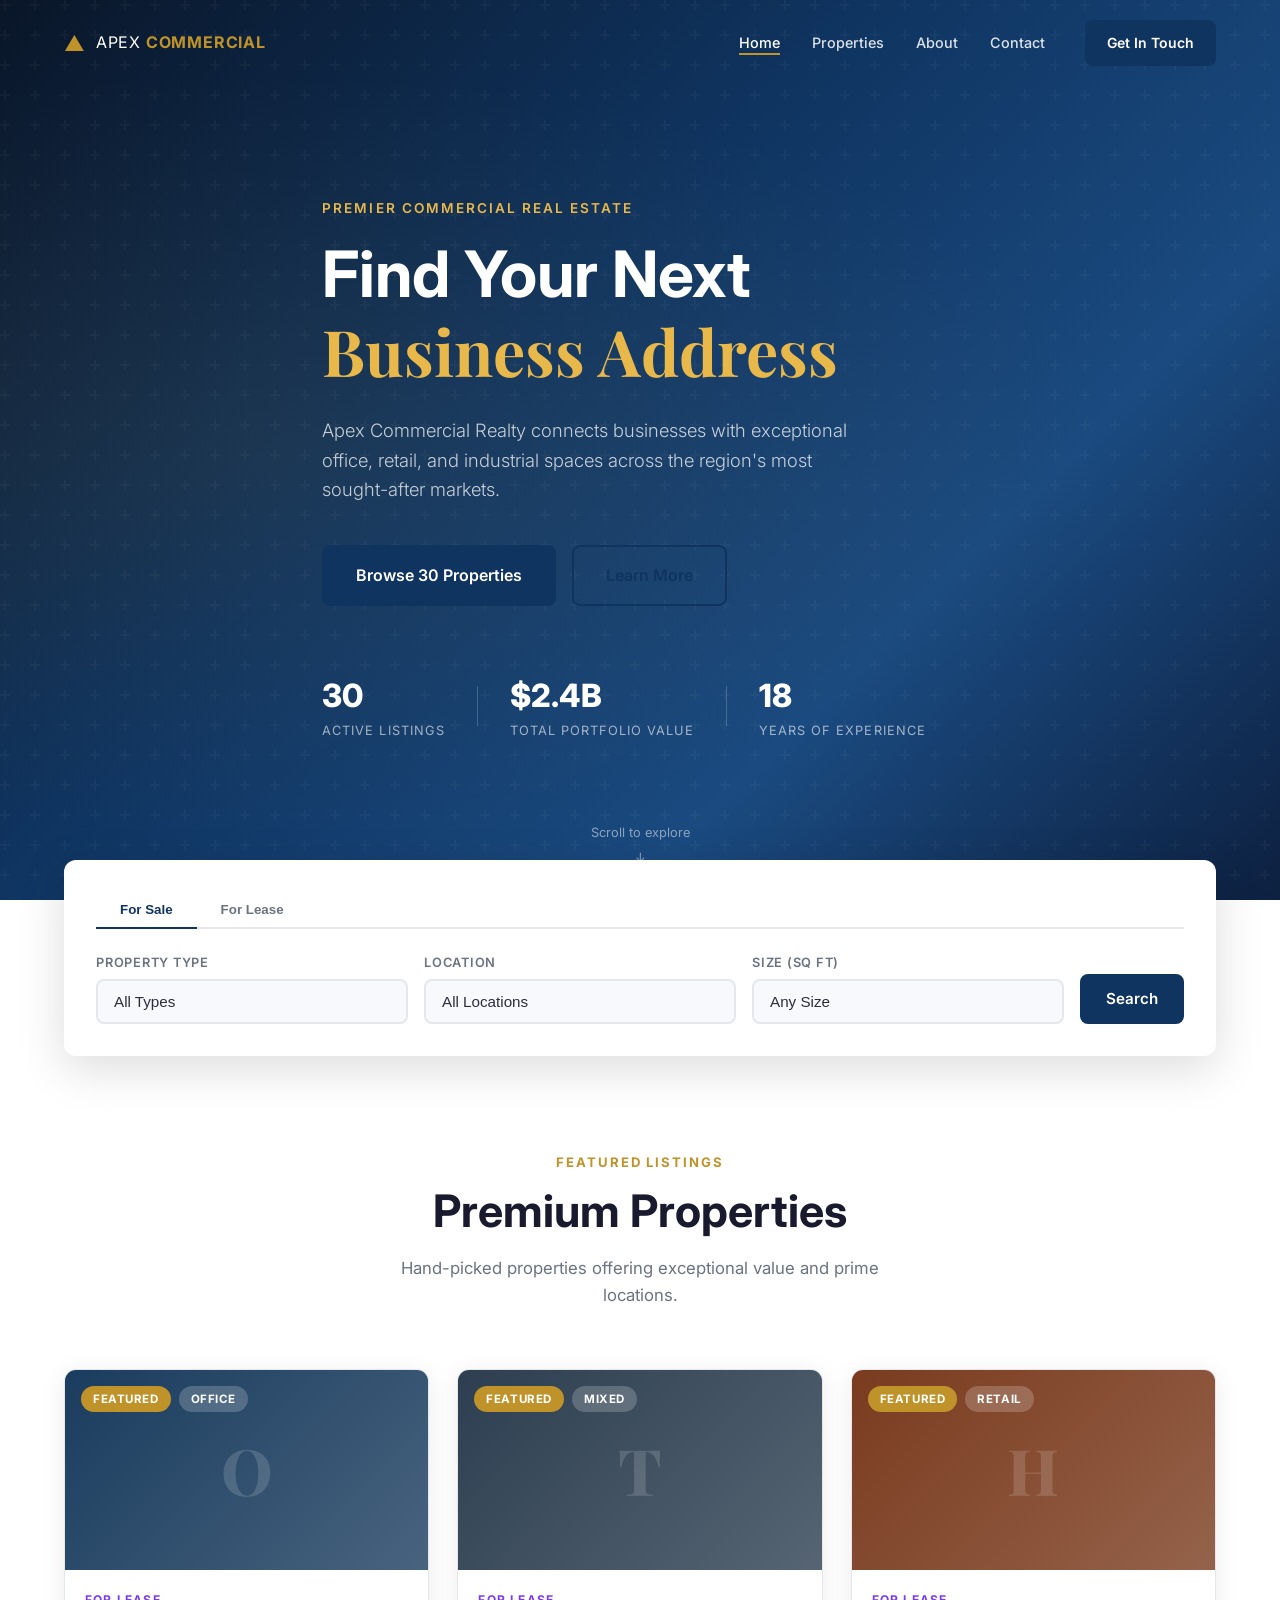
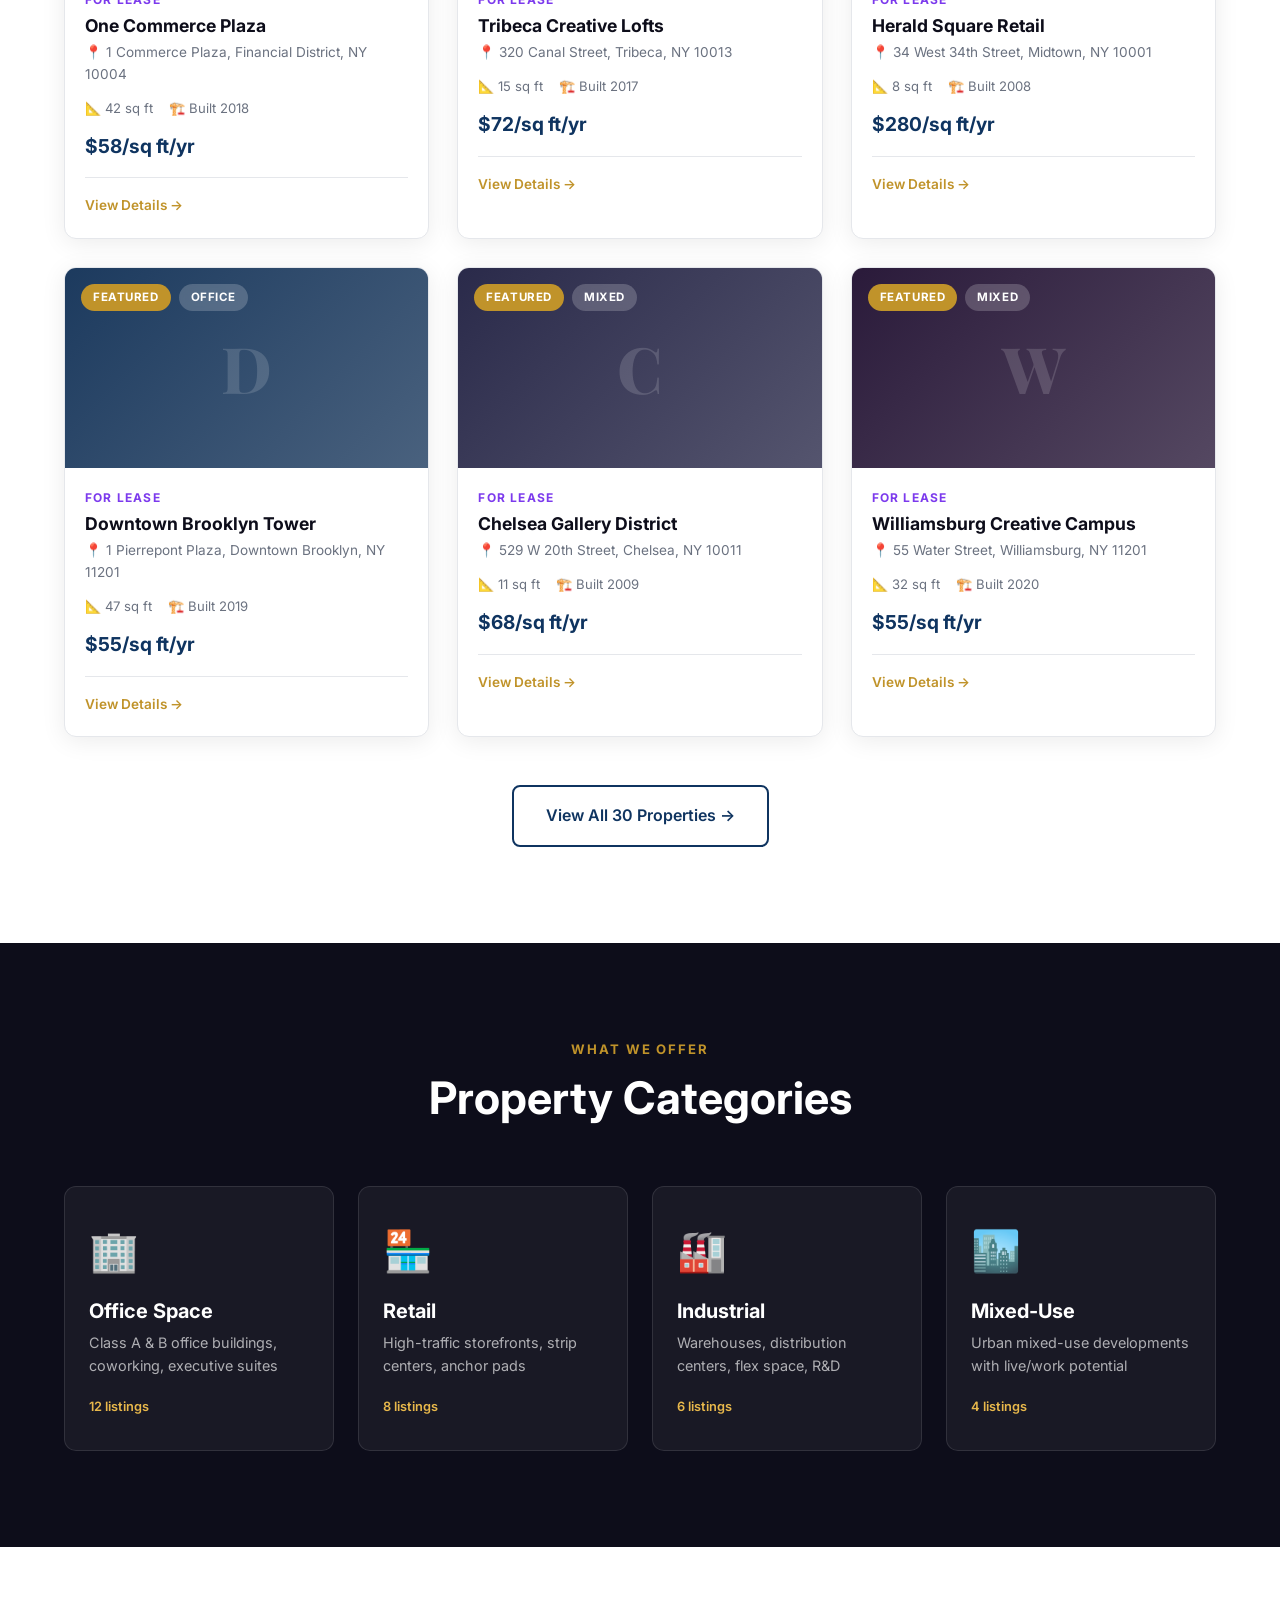
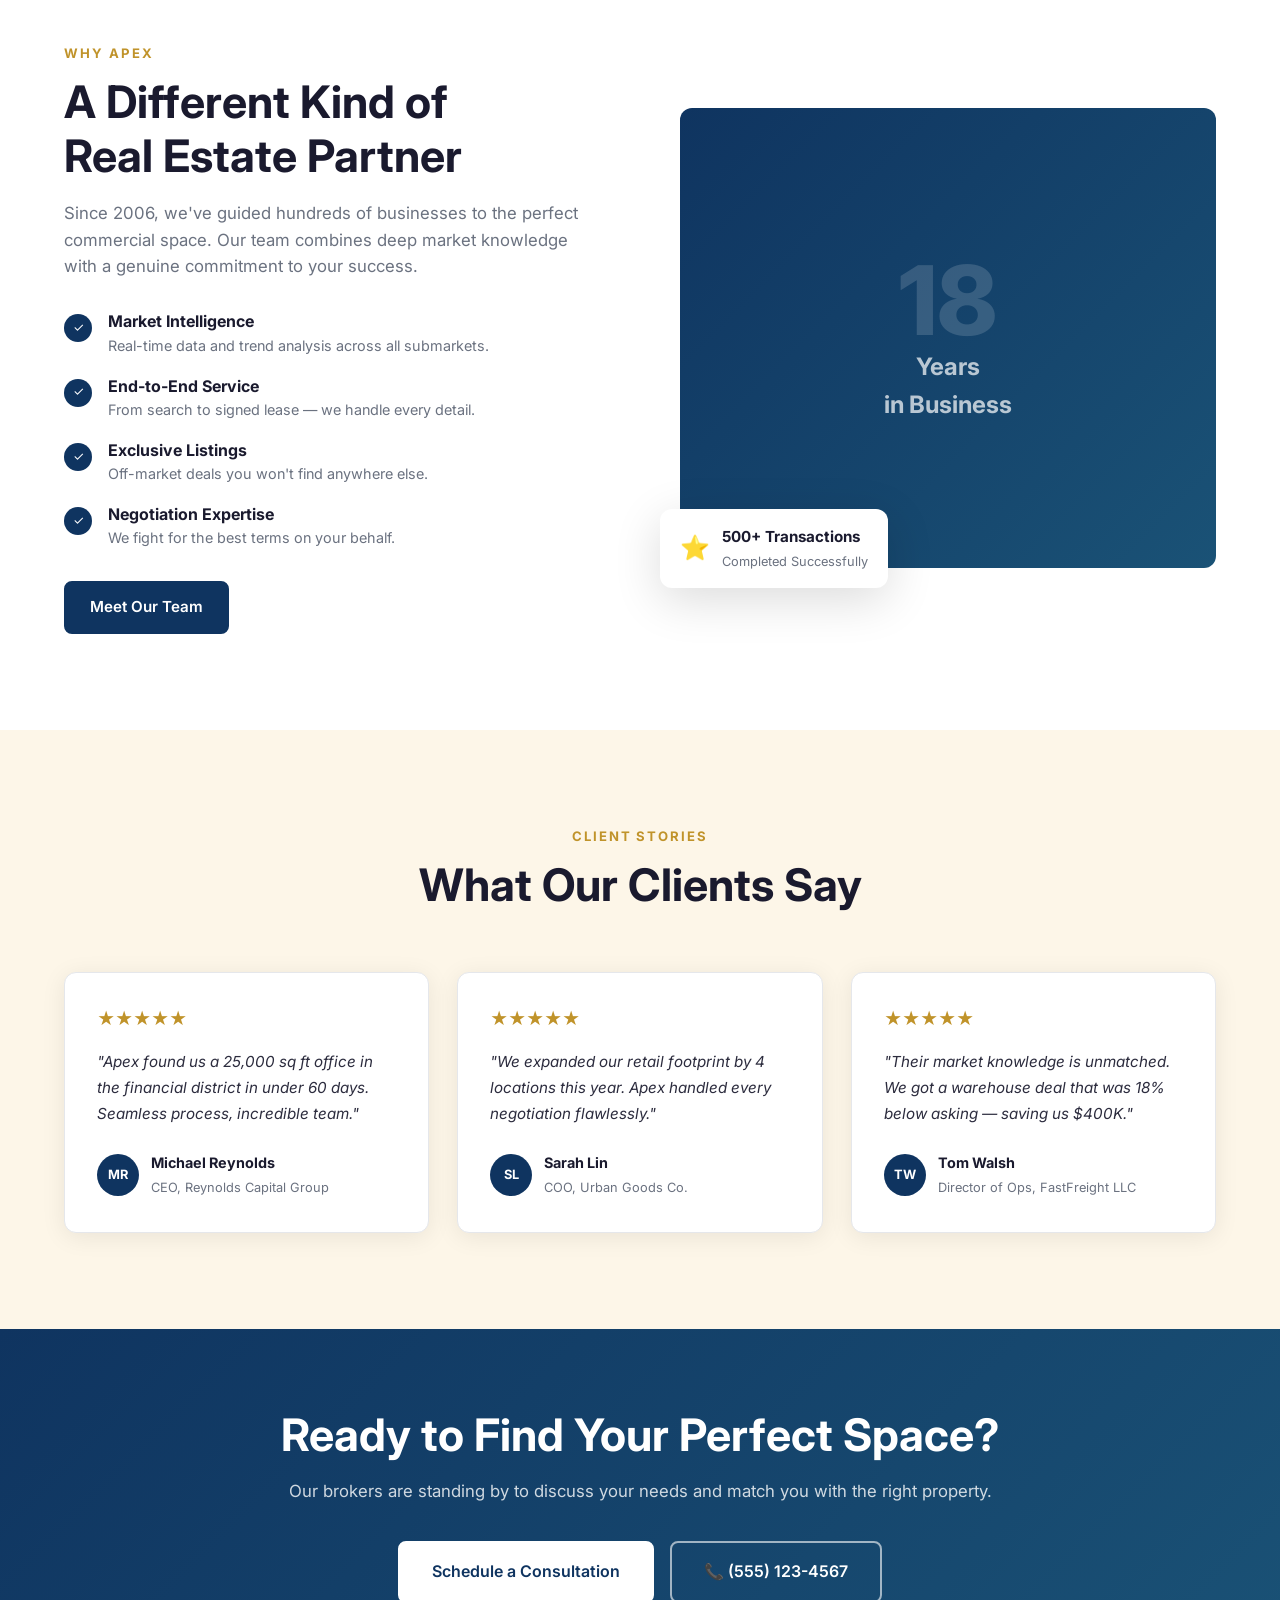
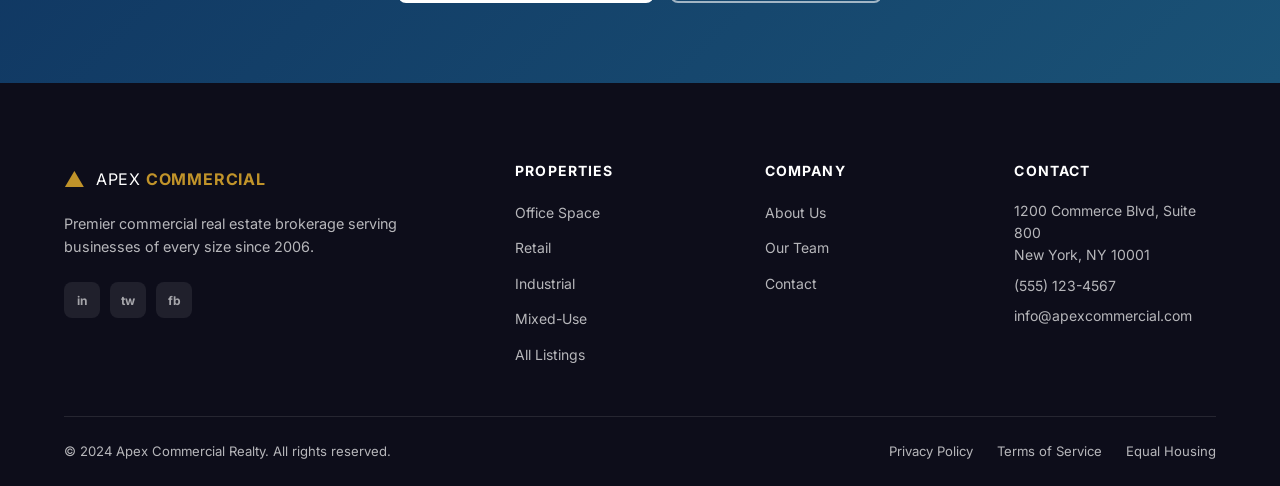
<file: commercial-realty/index.html>
<!DOCTYPE html>
<html lang="en">
<head>
  <meta charset="UTF-8" />
  <meta name="viewport" content="width=device-width, initial-scale=1.0" />
  <title>Apex Commercial Realty | Premium Commercial Real Estate</title>
  <link rel="stylesheet" href="css/style.css" />
  <link rel="preconnect" href="https://fonts.googleapis.com" />
  <link href="https://fonts.googleapis.com/css2?family=Inter:wght@300;400;500;600;700;800&family=Playfair+Display:wght@700&display=swap" rel="stylesheet" />
</head>
<body>

  <!-- Navigation -->
  <nav class="navbar" id="navbar">
    <div class="nav-container">
      <a href="index.html" class="nav-logo">
        <span class="logo-icon">▲</span>
        <span class="logo-text">APEX <strong>COMMERCIAL</strong></span>
      </a>
      <ul class="nav-links" id="navLinks">
        <li><a href="index.html" class="active">Home</a></li>
        <li><a href="properties.html">Properties</a></li>
        <li><a href="about.html">About</a></li>
        <li><a href="contact.html">Contact</a></li>
      </ul>
      <a href="contact.html" class="btn btn-primary nav-cta">Get In Touch</a>
      <button class="nav-toggle" id="navToggle" aria-label="Toggle menu">
        <span></span><span></span><span></span>
      </button>
    </div>
  </nav>

  <!-- Hero -->
  <section class="hero">
    <div class="hero-bg"></div>
    <div class="hero-overlay"></div>
    <div class="hero-content">
      <p class="hero-eyebrow">Premier Commercial Real Estate</p>
      <h1 class="hero-title">Find Your Next<br /><em>Business Address</em></h1>
      <p class="hero-subtitle">Apex Commercial Realty connects businesses with exceptional office, retail, and industrial spaces across the region's most sought-after markets.</p>
      <div class="hero-actions">
        <a href="properties.html" class="btn btn-primary btn-lg">Browse 30 Properties</a>
        <a href="about.html" class="btn btn-outline btn-lg">Learn More</a>
      </div>
      <div class="hero-stats">
        <div class="stat"><span class="stat-num">30</span><span class="stat-label">Active Listings</span></div>
        <div class="stat-divider"></div>
        <div class="stat"><span class="stat-num">$2.4B</span><span class="stat-label">Total Portfolio Value</span></div>
        <div class="stat-divider"></div>
        <div class="stat"><span class="stat-num">18</span><span class="stat-label">Years of Experience</span></div>
      </div>
    </div>
    <div class="hero-scroll-hint">
      <span>Scroll to explore</span>
      <div class="scroll-arrow">↓</div>
    </div>
  </section>

  <!-- Search Bar -->
  <section class="search-section">
    <div class="container">
      <div class="search-card">
        <div class="search-tabs">
          <button class="tab active" data-tab="buy">For Sale</button>
          <button class="tab" data-tab="lease">For Lease</button>
        </div>
        <div class="search-form">
          <div class="search-field">
            <label>Property Type</label>
            <select>
              <option>All Types</option>
              <option>Office</option>
              <option>Retail</option>
              <option>Industrial</option>
              <option>Mixed-Use</option>
              <option>Warehouse</option>
            </select>
          </div>
          <div class="search-field">
            <label>Location</label>
            <select>
              <option>All Locations</option>
              <option>Downtown</option>
              <option>Midtown</option>
              <option>Financial District</option>
              <option>Tech Corridor</option>
              <option>Airport Area</option>
            </select>
          </div>
          <div class="search-field">
            <label>Size (sq ft)</label>
            <select>
              <option>Any Size</option>
              <option>Under 5,000</option>
              <option>5,000 – 20,000</option>
              <option>20,000 – 50,000</option>
              <option>50,000+</option>
            </select>
          </div>
          <a href="properties.html" class="btn btn-primary search-btn">Search</a>
        </div>
      </div>
    </div>
  </section>

  <!-- Featured Properties -->
  <section class="section">
    <div class="container">
      <div class="section-header">
        <p class="section-eyebrow">Featured Listings</p>
        <h2 class="section-title">Premium Properties</h2>
        <p class="section-subtitle">Hand-picked properties offering exceptional value and prime locations.</p>
      </div>
      <div class="property-grid" id="featuredGrid"></div>
      <div class="section-footer">
        <a href="properties.html" class="btn btn-outline btn-lg">View All 30 Properties →</a>
      </div>
    </div>
  </section>

  <!-- Property Types -->
  <section class="section section-dark">
    <div class="container">
      <div class="section-header">
        <p class="section-eyebrow">What We Offer</p>
        <h2 class="section-title">Property Categories</h2>
      </div>
      <div class="category-grid">
        <a href="properties.html?type=office" class="category-card">
          <div class="category-icon">🏢</div>
          <h3>Office Space</h3>
          <p>Class A & B office buildings, coworking, executive suites</p>
          <span class="category-count">12 listings</span>
        </a>
        <a href="properties.html?type=retail" class="category-card">
          <div class="category-icon">🏪</div>
          <h3>Retail</h3>
          <p>High-traffic storefronts, strip centers, anchor pads</p>
          <span class="category-count">8 listings</span>
        </a>
        <a href="properties.html?type=industrial" class="category-card">
          <div class="category-icon">🏭</div>
          <h3>Industrial</h3>
          <p>Warehouses, distribution centers, flex space, R&D</p>
          <span class="category-count">6 listings</span>
        </a>
        <a href="properties.html?type=mixed" class="category-card">
          <div class="category-icon">🏙️</div>
          <h3>Mixed-Use</h3>
          <p>Urban mixed-use developments with live/work potential</p>
          <span class="category-count">4 listings</span>
        </a>
      </div>
    </div>
  </section>

  <!-- Why Choose Us -->
  <section class="section">
    <div class="container">
      <div class="why-grid">
        <div class="why-content">
          <p class="section-eyebrow">Why Apex</p>
          <h2 class="section-title">A Different Kind of<br />Real Estate Partner</h2>
          <p class="why-desc">Since 2006, we've guided hundreds of businesses to the perfect commercial space. Our team combines deep market knowledge with a genuine commitment to your success.</p>
          <div class="why-features">
            <div class="feature">
              <span class="feature-icon">✓</span>
              <div>
                <h4>Market Intelligence</h4>
                <p>Real-time data and trend analysis across all submarkets.</p>
              </div>
            </div>
            <div class="feature">
              <span class="feature-icon">✓</span>
              <div>
                <h4>End-to-End Service</h4>
                <p>From search to signed lease — we handle every detail.</p>
              </div>
            </div>
            <div class="feature">
              <span class="feature-icon">✓</span>
              <div>
                <h4>Exclusive Listings</h4>
                <p>Off-market deals you won't find anywhere else.</p>
              </div>
            </div>
            <div class="feature">
              <span class="feature-icon">✓</span>
              <div>
                <h4>Negotiation Expertise</h4>
                <p>We fight for the best terms on your behalf.</p>
              </div>
            </div>
          </div>
          <a href="about.html" class="btn btn-primary">Meet Our Team</a>
        </div>
        <div class="why-image">
          <div class="image-placeholder why-img-placeholder">
            <div class="img-overlay-text">
              <span class="big-num">18</span>
              <span class="big-label">Years<br/>in Business</span>
            </div>
          </div>
          <div class="why-badge">
            <span>⭐</span>
            <div>
              <strong>500+ Transactions</strong>
              <span>Completed Successfully</span>
            </div>
          </div>
        </div>
      </div>
    </div>
  </section>

  <!-- Testimonials -->
  <section class="section section-accent">
    <div class="container">
      <div class="section-header">
        <p class="section-eyebrow">Client Stories</p>
        <h2 class="section-title">What Our Clients Say</h2>
      </div>
      <div class="testimonial-grid">
        <div class="testimonial-card">
          <div class="stars">★★★★★</div>
          <p>"Apex found us a 25,000 sq ft office in the financial district in under 60 days. Seamless process, incredible team."</p>
          <div class="testimonial-author">
            <div class="avatar">MR</div>
            <div>
              <strong>Michael Reynolds</strong>
              <span>CEO, Reynolds Capital Group</span>
            </div>
          </div>
        </div>
        <div class="testimonial-card">
          <div class="stars">★★★★★</div>
          <p>"We expanded our retail footprint by 4 locations this year. Apex handled every negotiation flawlessly."</p>
          <div class="testimonial-author">
            <div class="avatar">SL</div>
            <div>
              <strong>Sarah Lin</strong>
              <span>COO, Urban Goods Co.</span>
            </div>
          </div>
        </div>
        <div class="testimonial-card">
          <div class="stars">★★★★★</div>
          <p>"Their market knowledge is unmatched. We got a warehouse deal that was 18% below asking — saving us $400K."</p>
          <div class="testimonial-author">
            <div class="avatar">TW</div>
            <div>
              <strong>Tom Walsh</strong>
              <span>Director of Ops, FastFreight LLC</span>
            </div>
          </div>
        </div>
      </div>
    </div>
  </section>

  <!-- CTA Banner -->
  <section class="cta-banner">
    <div class="container">
      <div class="cta-content">
        <h2>Ready to Find Your Perfect Space?</h2>
        <p>Our brokers are standing by to discuss your needs and match you with the right property.</p>
        <div class="cta-actions">
          <a href="contact.html" class="btn btn-white btn-lg">Schedule a Consultation</a>
          <a href="tel:+15551234567" class="btn btn-outline-white btn-lg">📞 (555) 123-4567</a>
        </div>
      </div>
    </div>
  </section>

  <!-- Footer -->
  <footer class="footer">
    <div class="container">
      <div class="footer-grid">
        <div class="footer-brand">
          <a href="index.html" class="nav-logo">
            <span class="logo-icon">▲</span>
            <span class="logo-text">APEX <strong>COMMERCIAL</strong></span>
          </a>
          <p>Premier commercial real estate brokerage serving businesses of every size since 2006.</p>
          <div class="social-links">
            <a href="#" class="social">in</a>
            <a href="#" class="social">tw</a>
            <a href="#" class="social">fb</a>
          </div>
        </div>
        <div class="footer-col">
          <h4>Properties</h4>
          <ul>
            <li><a href="properties.html?type=office">Office Space</a></li>
            <li><a href="properties.html?type=retail">Retail</a></li>
            <li><a href="properties.html?type=industrial">Industrial</a></li>
            <li><a href="properties.html?type=mixed">Mixed-Use</a></li>
            <li><a href="properties.html">All Listings</a></li>
          </ul>
        </div>
        <div class="footer-col">
          <h4>Company</h4>
          <ul>
            <li><a href="about.html">About Us</a></li>
            <li><a href="about.html#team">Our Team</a></li>
            <li><a href="contact.html">Contact</a></li>
          </ul>
        </div>
        <div class="footer-col">
          <h4>Contact</h4>
          <address>
            <p>1200 Commerce Blvd, Suite 800<br />New York, NY 10001</p>
            <p><a href="tel:+15551234567">(555) 123-4567</a></p>
            <p><a href="mailto:info@apexcommercial.com">info@apexcommercial.com</a></p>
          </address>
        </div>
      </div>
      <div class="footer-bottom">
        <p>© 2024 Apex Commercial Realty. All rights reserved.</p>
        <div class="footer-links">
          <a href="#">Privacy Policy</a>
          <a href="#">Terms of Service</a>
          <a href="#">Equal Housing</a>
        </div>
      </div>
    </div>
  </footer>

  <script src="js/data.js"></script>
  <script src="js/main.js"></script>
</body>
</html>
</file>
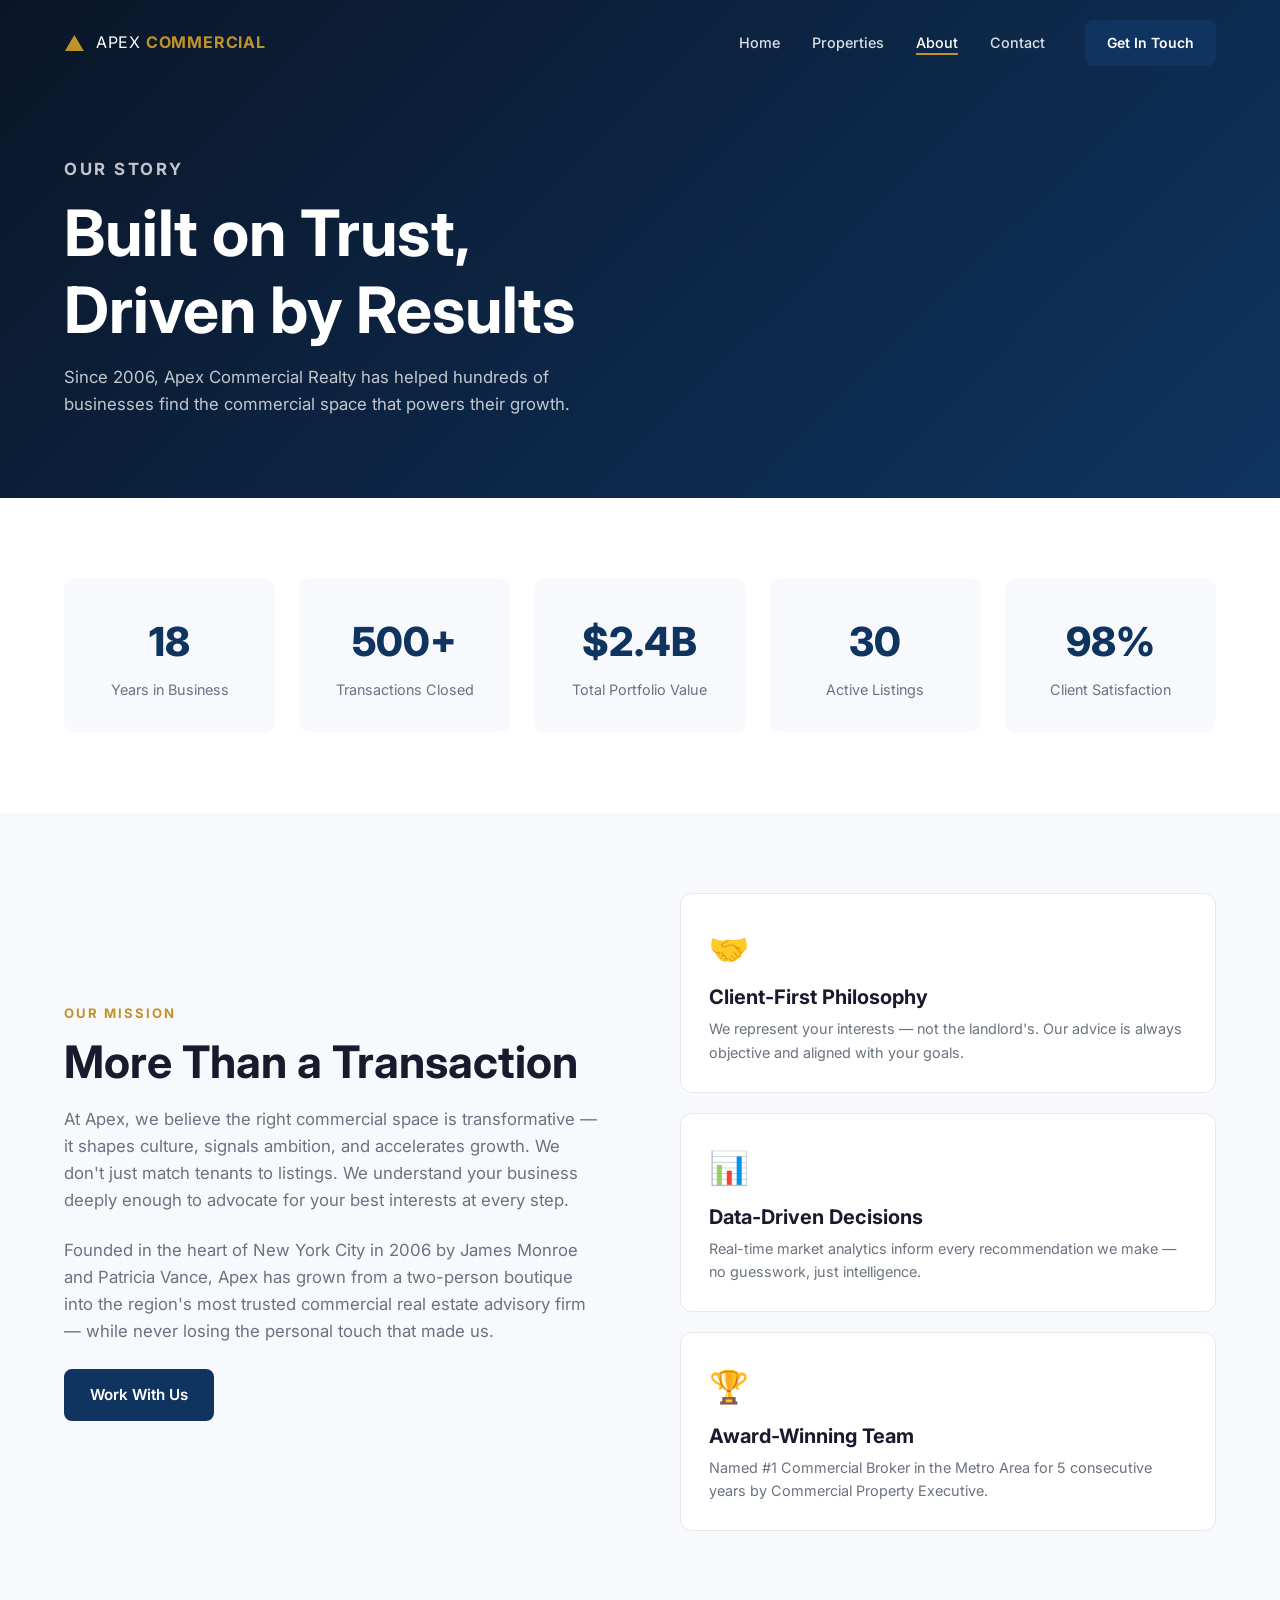
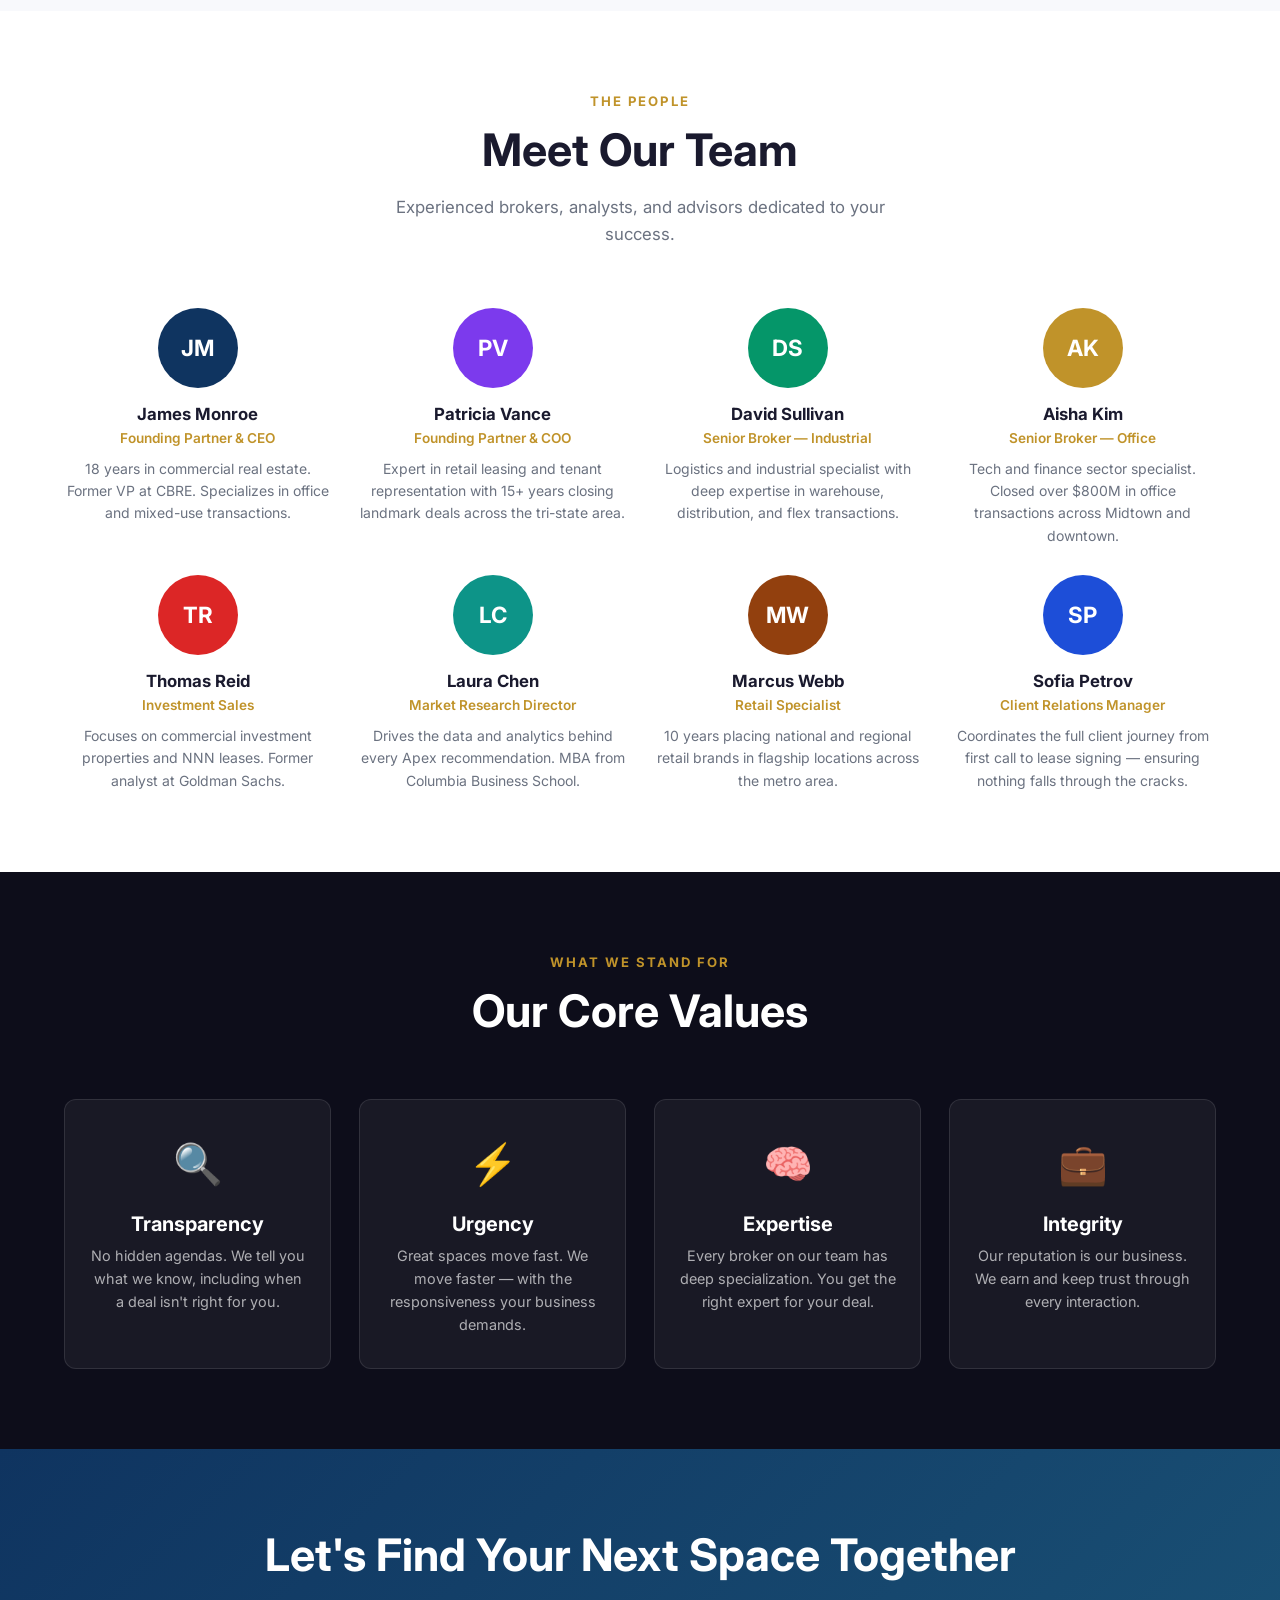
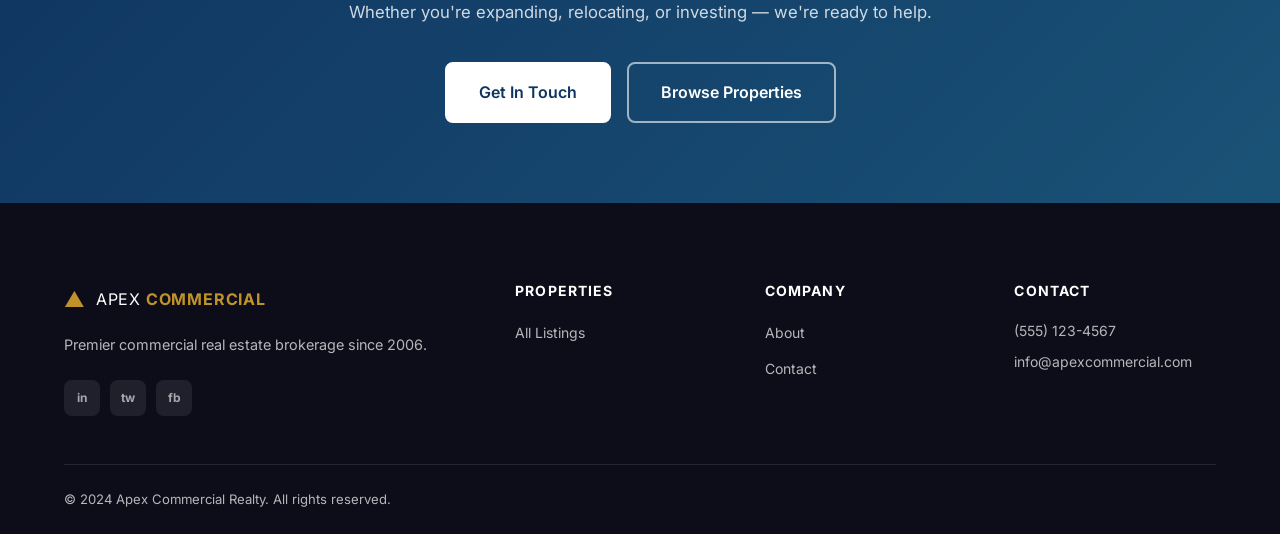
<file: commercial-realty/about.html>
<!DOCTYPE html>
<html lang="en">
<head>
  <meta charset="UTF-8" />
  <meta name="viewport" content="width=device-width, initial-scale=1.0" />
  <title>About Us | Apex Commercial Realty</title>
  <link rel="stylesheet" href="css/style.css" />
  <link rel="preconnect" href="https://fonts.googleapis.com" />
  <link href="https://fonts.googleapis.com/css2?family=Inter:wght@300;400;500;600;700;800&family=Playfair+Display:wght@700&display=swap" rel="stylesheet" />
</head>
<body>

  <nav class="navbar scrolled" id="navbar">
    <div class="nav-container">
      <a href="index.html" class="nav-logo">
        <span class="logo-icon">▲</span>
        <span class="logo-text">APEX <strong>COMMERCIAL</strong></span>
      </a>
      <ul class="nav-links" id="navLinks">
        <li><a href="index.html">Home</a></li>
        <li><a href="properties.html">Properties</a></li>
        <li><a href="about.html" class="active">About</a></li>
        <li><a href="contact.html">Contact</a></li>
      </ul>
      <a href="contact.html" class="btn btn-primary nav-cta">Get In Touch</a>
      <button class="nav-toggle" id="navToggle" aria-label="Toggle menu">
        <span></span><span></span><span></span>
      </button>
    </div>
  </nav>

  <section class="about-hero">
    <div class="container">
      <p class="section-eyebrow">Our Story</p>
      <h1>Built on Trust,<br />Driven by Results</h1>
      <p>Since 2006, Apex Commercial Realty has helped hundreds of businesses find the commercial space that powers their growth.</p>
    </div>
  </section>

  <!-- Milestones -->
  <section class="about-section">
    <div class="container">
      <div class="milestone-list">
        <div class="milestone"><div class="milestone-num">18</div><div class="milestone-label">Years in Business</div></div>
        <div class="milestone"><div class="milestone-num">500+</div><div class="milestone-label">Transactions Closed</div></div>
        <div class="milestone"><div class="milestone-num">$2.4B</div><div class="milestone-label">Total Portfolio Value</div></div>
        <div class="milestone"><div class="milestone-num">30</div><div class="milestone-label">Active Listings</div></div>
        <div class="milestone"><div class="milestone-num">98%</div><div class="milestone-label">Client Satisfaction</div></div>
      </div>
    </div>
  </section>

  <!-- Mission -->
  <section class="about-section" style="background:var(--bg-light);">
    <div class="container">
      <div class="why-grid">
        <div>
          <p class="section-eyebrow">Our Mission</p>
          <h2>More Than a Transaction</h2>
          <p style="color:var(--text-light);font-size:1.05rem;margin:16px 0 24px;">At Apex, we believe the right commercial space is transformative — it shapes culture, signals ambition, and accelerates growth. We don't just match tenants to listings. We understand your business deeply enough to advocate for your best interests at every step.</p>
          <p style="color:var(--text-light);font-size:1.05rem;margin-bottom:24px;">Founded in the heart of New York City in 2006 by James Monroe and Patricia Vance, Apex has grown from a two-person boutique into the region's most trusted commercial real estate advisory firm — while never losing the personal touch that made us.</p>
          <a href="contact.html" class="btn btn-primary">Work With Us</a>
        </div>
        <div style="display:flex;flex-direction:column;gap:20px;">
          <div style="background:#fff;border-radius:var(--radius);padding:28px;border:1px solid var(--border);">
            <div style="font-size:2rem;margin-bottom:12px;">🤝</div>
            <h3 style="margin-bottom:8px;">Client-First Philosophy</h3>
            <p style="color:var(--text-light);font-size:0.9rem;">We represent your interests — not the landlord's. Our advice is always objective and aligned with your goals.</p>
          </div>
          <div style="background:#fff;border-radius:var(--radius);padding:28px;border:1px solid var(--border);">
            <div style="font-size:2rem;margin-bottom:12px;">📊</div>
            <h3 style="margin-bottom:8px;">Data-Driven Decisions</h3>
            <p style="color:var(--text-light);font-size:0.9rem;">Real-time market analytics inform every recommendation we make — no guesswork, just intelligence.</p>
          </div>
          <div style="background:#fff;border-radius:var(--radius);padding:28px;border:1px solid var(--border);">
            <div style="font-size:2rem;margin-bottom:12px;">🏆</div>
            <h3 style="margin-bottom:8px;">Award-Winning Team</h3>
            <p style="color:var(--text-light);font-size:0.9rem;">Named #1 Commercial Broker in the Metro Area for 5 consecutive years by Commercial Property Executive.</p>
          </div>
        </div>
      </div>
    </div>
  </section>

  <!-- Team -->
  <section class="about-section" id="team">
    <div class="container">
      <div class="section-header">
        <p class="section-eyebrow">The People</p>
        <h2 class="section-title">Meet Our Team</h2>
        <p class="section-subtitle">Experienced brokers, analysts, and advisors dedicated to your success.</p>
      </div>
      <div class="team-grid">
        <div class="team-card">
          <div class="team-avatar" style="background:#0f3460;">JM</div>
          <h3>James Monroe</h3>
          <p class="role">Founding Partner & CEO</p>
          <p>18 years in commercial real estate. Former VP at CBRE. Specializes in office and mixed-use transactions.</p>
        </div>
        <div class="team-card">
          <div class="team-avatar" style="background:#7c3aed;">PV</div>
          <h3>Patricia Vance</h3>
          <p class="role">Founding Partner & COO</p>
          <p>Expert in retail leasing and tenant representation with 15+ years closing landmark deals across the tri-state area.</p>
        </div>
        <div class="team-card">
          <div class="team-avatar" style="background:#059669;">DS</div>
          <h3>David Sullivan</h3>
          <p class="role">Senior Broker — Industrial</p>
          <p>Logistics and industrial specialist with deep expertise in warehouse, distribution, and flex transactions.</p>
        </div>
        <div class="team-card">
          <div class="team-avatar" style="background:#c0932a;">AK</div>
          <h3>Aisha Kim</h3>
          <p class="role">Senior Broker — Office</p>
          <p>Tech and finance sector specialist. Closed over $800M in office transactions across Midtown and downtown.</p>
        </div>
        <div class="team-card">
          <div class="team-avatar" style="background:#dc2626;">TR</div>
          <h3>Thomas Reid</h3>
          <p class="role">Investment Sales</p>
          <p>Focuses on commercial investment properties and NNN leases. Former analyst at Goldman Sachs.</p>
        </div>
        <div class="team-card">
          <div class="team-avatar" style="background:#0d9488;">LC</div>
          <h3>Laura Chen</h3>
          <p class="role">Market Research Director</p>
          <p>Drives the data and analytics behind every Apex recommendation. MBA from Columbia Business School.</p>
        </div>
        <div class="team-card">
          <div class="team-avatar" style="background:#92400e;">MW</div>
          <h3>Marcus Webb</h3>
          <p class="role">Retail Specialist</p>
          <p>10 years placing national and regional retail brands in flagship locations across the metro area.</p>
        </div>
        <div class="team-card">
          <div class="team-avatar" style="background:#1d4ed8;">SP</div>
          <h3>Sofia Petrov</h3>
          <p class="role">Client Relations Manager</p>
          <p>Coordinates the full client journey from first call to lease signing — ensuring nothing falls through the cracks.</p>
        </div>
      </div>
    </div>
  </section>

  <!-- Values -->
  <section class="about-section section-dark">
    <div class="container">
      <div class="section-header">
        <p class="section-eyebrow">What We Stand For</p>
        <h2 class="section-title">Our Core Values</h2>
      </div>
      <div class="values-grid">
        <div class="value-card" style="background:rgba(255,255,255,0.05);border-color:rgba(255,255,255,0.1);color:#fff;">
          <div class="value-icon">🔍</div>
          <h3>Transparency</h3>
          <p style="color:rgba(255,255,255,0.65);">No hidden agendas. We tell you what we know, including when a deal isn't right for you.</p>
        </div>
        <div class="value-card" style="background:rgba(255,255,255,0.05);border-color:rgba(255,255,255,0.1);color:#fff;">
          <div class="value-icon">⚡</div>
          <h3>Urgency</h3>
          <p style="color:rgba(255,255,255,0.65);">Great spaces move fast. We move faster — with the responsiveness your business demands.</p>
        </div>
        <div class="value-card" style="background:rgba(255,255,255,0.05);border-color:rgba(255,255,255,0.1);color:#fff;">
          <div class="value-icon">🧠</div>
          <h3>Expertise</h3>
          <p style="color:rgba(255,255,255,0.65);">Every broker on our team has deep specialization. You get the right expert for your deal.</p>
        </div>
        <div class="value-card" style="background:rgba(255,255,255,0.05);border-color:rgba(255,255,255,0.1);color:#fff;">
          <div class="value-icon">💼</div>
          <h3>Integrity</h3>
          <p style="color:rgba(255,255,255,0.65);">Our reputation is our business. We earn and keep trust through every interaction.</p>
        </div>
      </div>
    </div>
  </section>

  <!-- CTA -->
  <section class="cta-banner">
    <div class="container">
      <div class="cta-content">
        <h2>Let's Find Your Next Space Together</h2>
        <p>Whether you're expanding, relocating, or investing — we're ready to help.</p>
        <div class="cta-actions">
          <a href="contact.html" class="btn btn-white btn-lg">Get In Touch</a>
          <a href="properties.html" class="btn btn-outline-white btn-lg">Browse Properties</a>
        </div>
      </div>
    </div>
  </section>

  <footer class="footer">
    <div class="container">
      <div class="footer-grid">
        <div class="footer-brand">
          <a href="index.html" class="nav-logo"><span class="logo-icon">▲</span><span class="logo-text">APEX <strong>COMMERCIAL</strong></span></a>
          <p>Premier commercial real estate brokerage since 2006.</p>
          <div class="social-links"><a href="#" class="social">in</a><a href="#" class="social">tw</a><a href="#" class="social">fb</a></div>
        </div>
        <div class="footer-col"><h4>Properties</h4><ul><li><a href="properties.html">All Listings</a></li></ul></div>
        <div class="footer-col"><h4>Company</h4><ul><li><a href="about.html">About</a></li><li><a href="contact.html">Contact</a></li></ul></div>
        <div class="footer-col"><h4>Contact</h4><address><p><a href="tel:+15551234567">(555) 123-4567</a></p><p><a href="mailto:info@apexcommercial.com">info@apexcommercial.com</a></p></address></div>
      </div>
      <div class="footer-bottom"><p>© 2024 Apex Commercial Realty. All rights reserved.</p></div>
    </div>
  </footer>

  <script src="js/data.js"></script>
  <script src="js/main.js"></script>
</body>
</html>
</file>
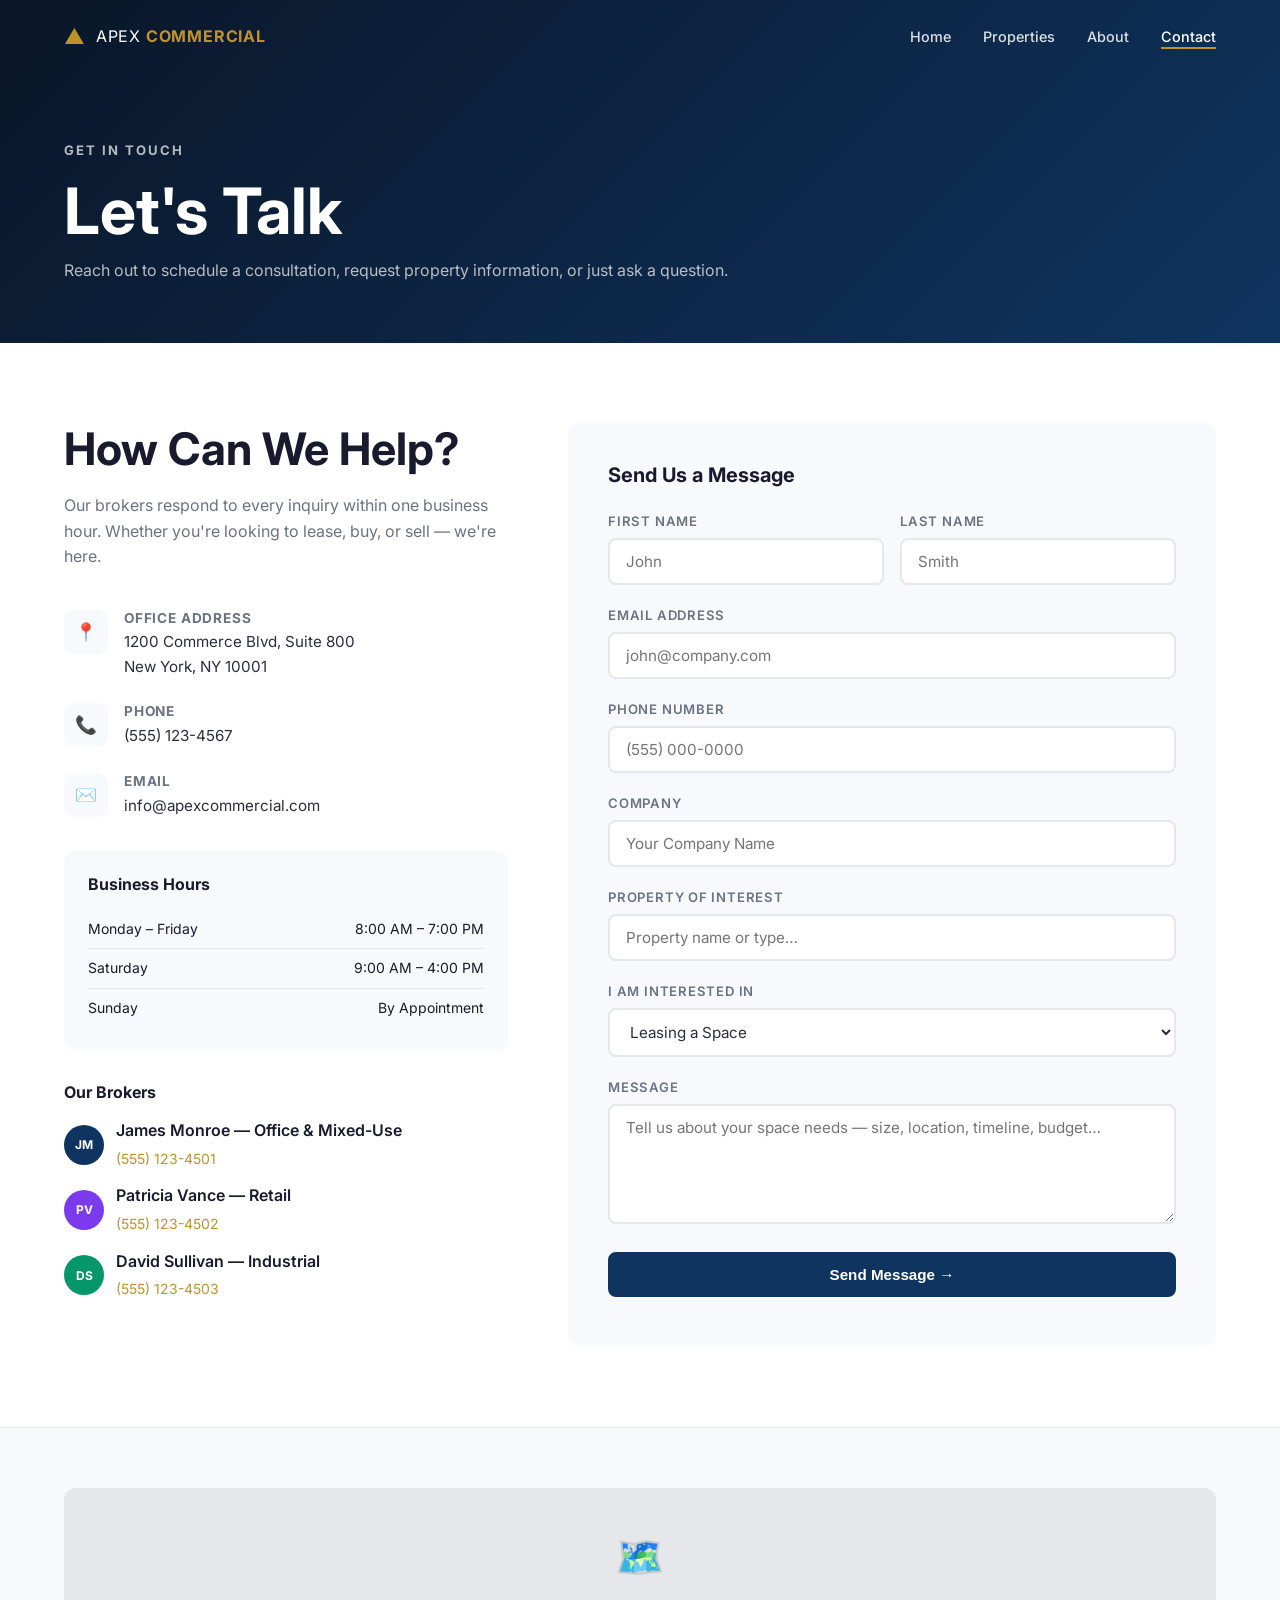
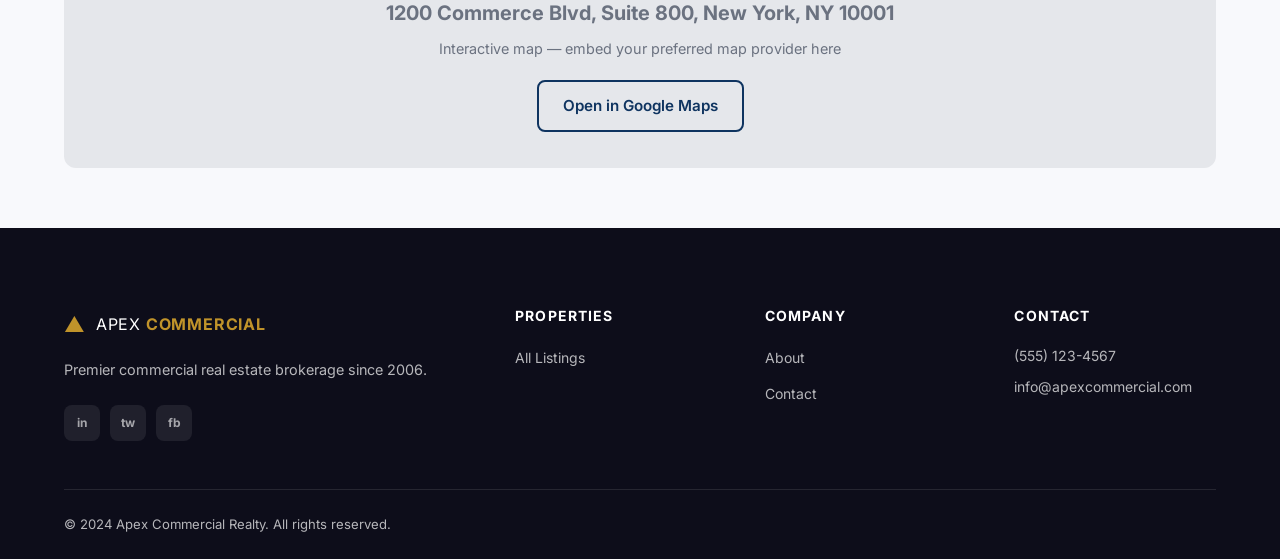
<file: commercial-realty/contact.html>
<!DOCTYPE html>
<html lang="en">
<head>
  <meta charset="UTF-8" />
  <meta name="viewport" content="width=device-width, initial-scale=1.0" />
  <title>Contact Us | Apex Commercial Realty</title>
  <link rel="stylesheet" href="css/style.css" />
  <link rel="preconnect" href="https://fonts.googleapis.com" />
  <link href="https://fonts.googleapis.com/css2?family=Inter:wght@300;400;500;600;700;800&family=Playfair+Display:wght@700&display=swap" rel="stylesheet" />
</head>
<body>

  <nav class="navbar scrolled" id="navbar">
    <div class="nav-container">
      <a href="index.html" class="nav-logo">
        <span class="logo-icon">▲</span>
        <span class="logo-text">APEX <strong>COMMERCIAL</strong></span>
      </a>
      <ul class="nav-links" id="navLinks">
        <li><a href="index.html">Home</a></li>
        <li><a href="properties.html">Properties</a></li>
        <li><a href="about.html">About</a></li>
        <li><a href="contact.html" class="active">Contact</a></li>
      </ul>
      <button class="nav-toggle" id="navToggle" aria-label="Toggle menu">
        <span></span><span></span><span></span>
      </button>
    </div>
  </nav>

  <section class="page-hero">
    <div class="container">
      <p class="section-eyebrow">Get In Touch</p>
      <h1>Let's Talk</h1>
      <p>Reach out to schedule a consultation, request property information, or just ask a question.</p>
    </div>
  </section>

  <section>
    <div class="container">
      <div class="contact-grid">
        <div class="contact-info">
          <h2>How Can We Help?</h2>
          <p>Our brokers respond to every inquiry within one business hour. Whether you're looking to lease, buy, or sell — we're here.</p>

          <div class="contact-detail">
            <div class="contact-icon">📍</div>
            <div>
              <h4>Office Address</h4>
              <p>1200 Commerce Blvd, Suite 800<br/>New York, NY 10001</p>
            </div>
          </div>
          <div class="contact-detail">
            <div class="contact-icon">📞</div>
            <div>
              <h4>Phone</h4>
              <a href="tel:+15551234567">(555) 123-4567</a>
            </div>
          </div>
          <div class="contact-detail">
            <div class="contact-icon">✉️</div>
            <div>
              <h4>Email</h4>
              <a href="mailto:info@apexcommercial.com">info@apexcommercial.com</a>
            </div>
          </div>

          <div class="hours-card">
            <h4>Business Hours</h4>
            <div class="hours-row"><span>Monday – Friday</span><span>8:00 AM – 7:00 PM</span></div>
            <div class="hours-row"><span>Saturday</span><span>9:00 AM – 4:00 PM</span></div>
            <div class="hours-row"><span>Sunday</span><span>By Appointment</span></div>
          </div>

          <div style="margin-top:32px;">
            <h4 style="margin-bottom:16px;">Our Brokers</h4>
            <div style="display:flex;flex-direction:column;gap:12px;">
              <div class="broker-info">
                <div class="broker-avatar">JM</div>
                <div><p>James Monroe — Office & Mixed-Use</p><a href="tel:+15551234501" style="color:var(--accent);font-size:0.875rem;">(555) 123-4501</a></div>
              </div>
              <div class="broker-info">
                <div class="broker-avatar" style="background:#7c3aed;">PV</div>
                <div><p>Patricia Vance — Retail</p><a href="tel:+15551234502" style="color:var(--accent);font-size:0.875rem;">(555) 123-4502</a></div>
              </div>
              <div class="broker-info">
                <div class="broker-avatar" style="background:#059669;">DS</div>
                <div><p>David Sullivan — Industrial</p><a href="tel:+15551234503" style="color:var(--accent);font-size:0.875rem;">(555) 123-4503</a></div>
              </div>
            </div>
          </div>
        </div>

        <div class="contact-form-card">
          <h3>Send Us a Message</h3>
          <form id="contactForm">
            <div class="form-row">
              <div class="form-group">
                <label>First Name</label>
                <input type="text" name="firstName" placeholder="John" required />
              </div>
              <div class="form-group">
                <label>Last Name</label>
                <input type="text" name="lastName" placeholder="Smith" required />
              </div>
            </div>
            <div class="form-group">
              <label>Email Address</label>
              <input type="email" name="email" placeholder="john@company.com" required />
            </div>
            <div class="form-group">
              <label>Phone Number</label>
              <input type="tel" name="phone" placeholder="(555) 000-0000" />
            </div>
            <div class="form-group">
              <label>Company</label>
              <input type="text" name="company" placeholder="Your Company Name" />
            </div>
            <div class="form-group">
              <label>Property of Interest</label>
              <input type="text" name="propertyInterest" id="propertyInterest" placeholder="Property name or type…" />
            </div>
            <div class="form-group">
              <label>I Am Interested In</label>
              <select name="intent">
                <option>Leasing a Space</option>
                <option>Buying a Property</option>
                <option>Selling a Property</option>
                <option>Investment Inquiry</option>
                <option>General Information</option>
              </select>
            </div>
            <div class="form-group">
              <label>Message</label>
              <textarea name="message" placeholder="Tell us about your space needs — size, location, timeline, budget…"></textarea>
            </div>
            <button type="submit" class="btn btn-primary btn-block" style="margin-top:8px;">Send Message →</button>
          </form>
        </div>
      </div>
    </div>
  </section>

  <!-- Map Placeholder -->
  <div style="background:var(--bg-light);border-top:1px solid var(--border);padding:60px 0;text-align:center;">
    <div class="container">
      <div style="background:#e5e7eb;border-radius:var(--radius);height:280px;display:flex;flex-direction:column;align-items:center;justify-content:center;gap:12px;">
        <span style="font-size:2.5rem;">🗺️</span>
        <h3 style="color:var(--text-light);">1200 Commerce Blvd, Suite 800, New York, NY 10001</h3>
        <p style="color:var(--text-light);font-size:0.9rem;">Interactive map — embed your preferred map provider here</p>
        <a href="https://maps.google.com" target="_blank" rel="noopener" class="btn btn-outline" style="margin-top:8px;">Open in Google Maps</a>
      </div>
    </div>
  </div>

  <footer class="footer">
    <div class="container">
      <div class="footer-grid">
        <div class="footer-brand">
          <a href="index.html" class="nav-logo"><span class="logo-icon">▲</span><span class="logo-text">APEX <strong>COMMERCIAL</strong></span></a>
          <p>Premier commercial real estate brokerage since 2006.</p>
          <div class="social-links"><a href="#" class="social">in</a><a href="#" class="social">tw</a><a href="#" class="social">fb</a></div>
        </div>
        <div class="footer-col"><h4>Properties</h4><ul><li><a href="properties.html">All Listings</a></li></ul></div>
        <div class="footer-col"><h4>Company</h4><ul><li><a href="about.html">About</a></li><li><a href="contact.html">Contact</a></li></ul></div>
        <div class="footer-col"><h4>Contact</h4><address><p><a href="tel:+15551234567">(555) 123-4567</a></p><p><a href="mailto:info@apexcommercial.com">info@apexcommercial.com</a></p></address></div>
      </div>
      <div class="footer-bottom"><p>© 2024 Apex Commercial Realty. All rights reserved.</p></div>
    </div>
  </footer>

  <script src="js/data.js"></script>
  <script src="js/main.js"></script>
</body>
</html>
</file>
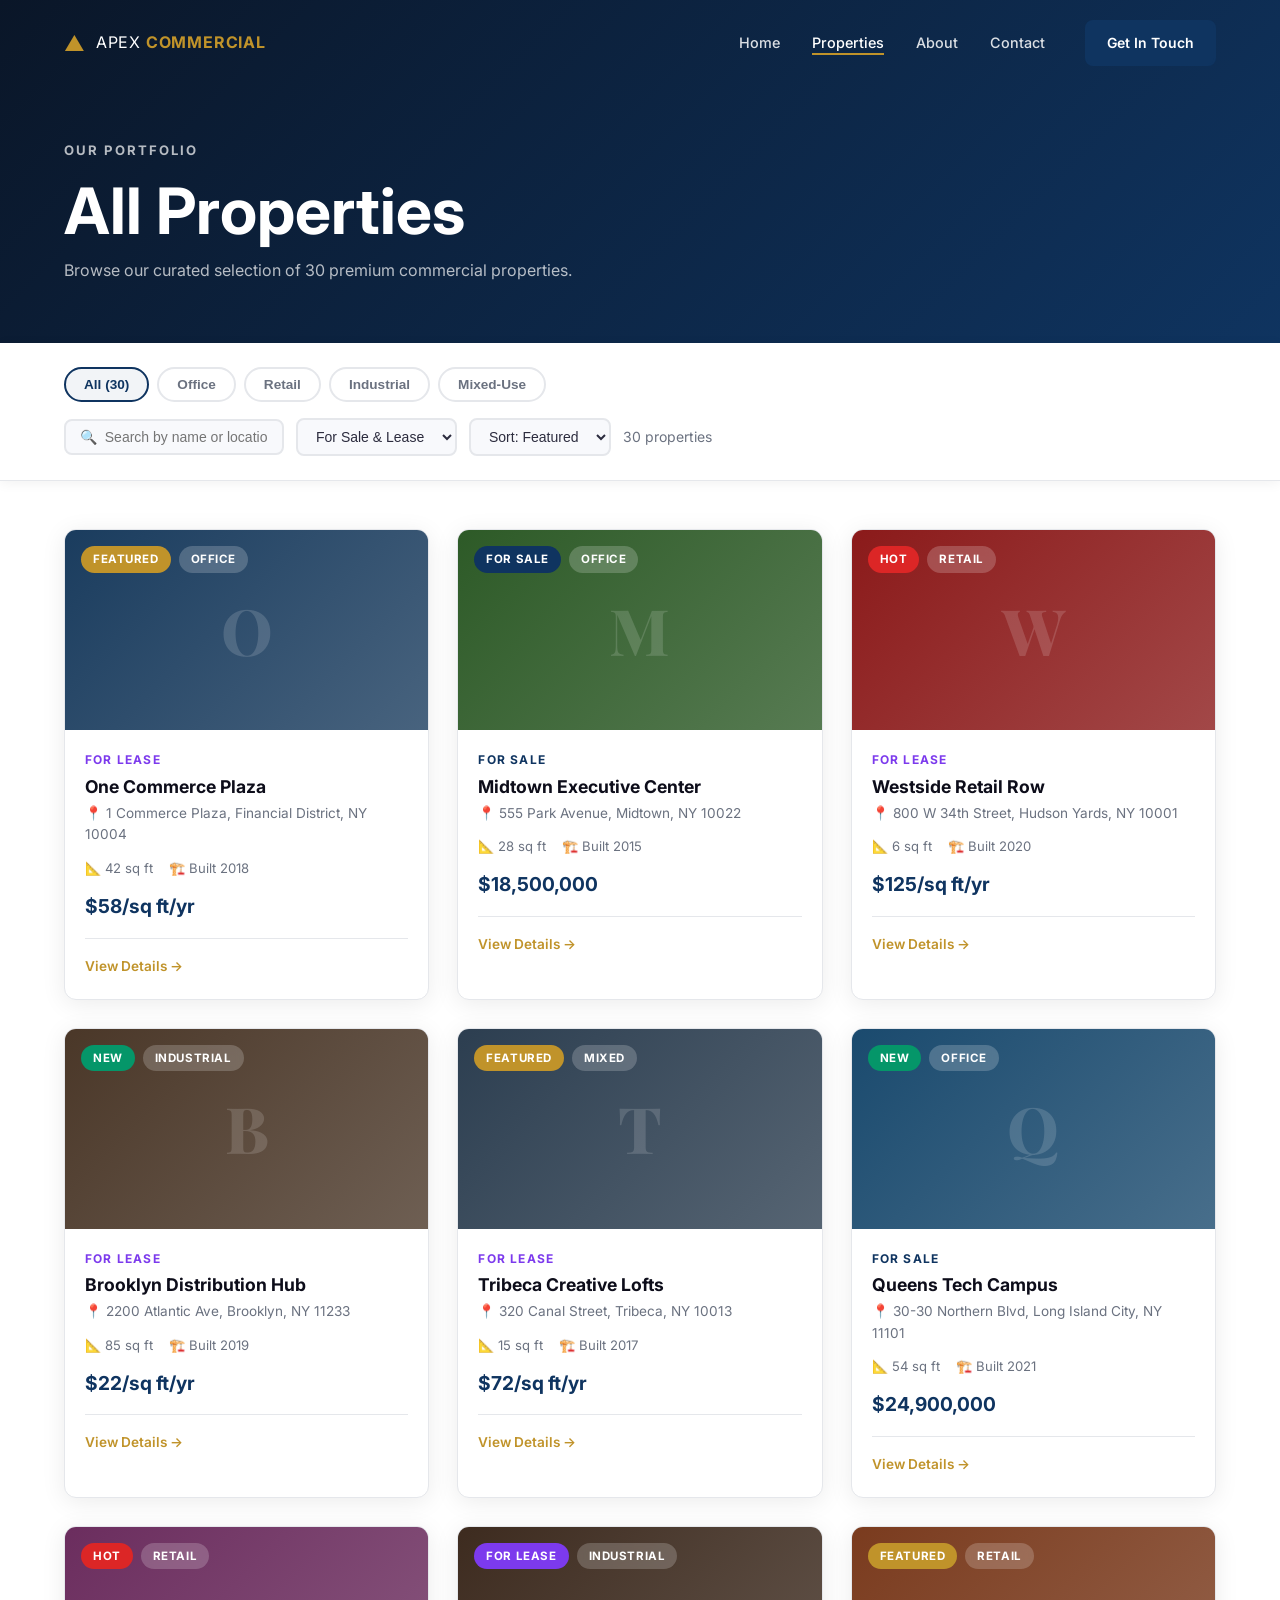
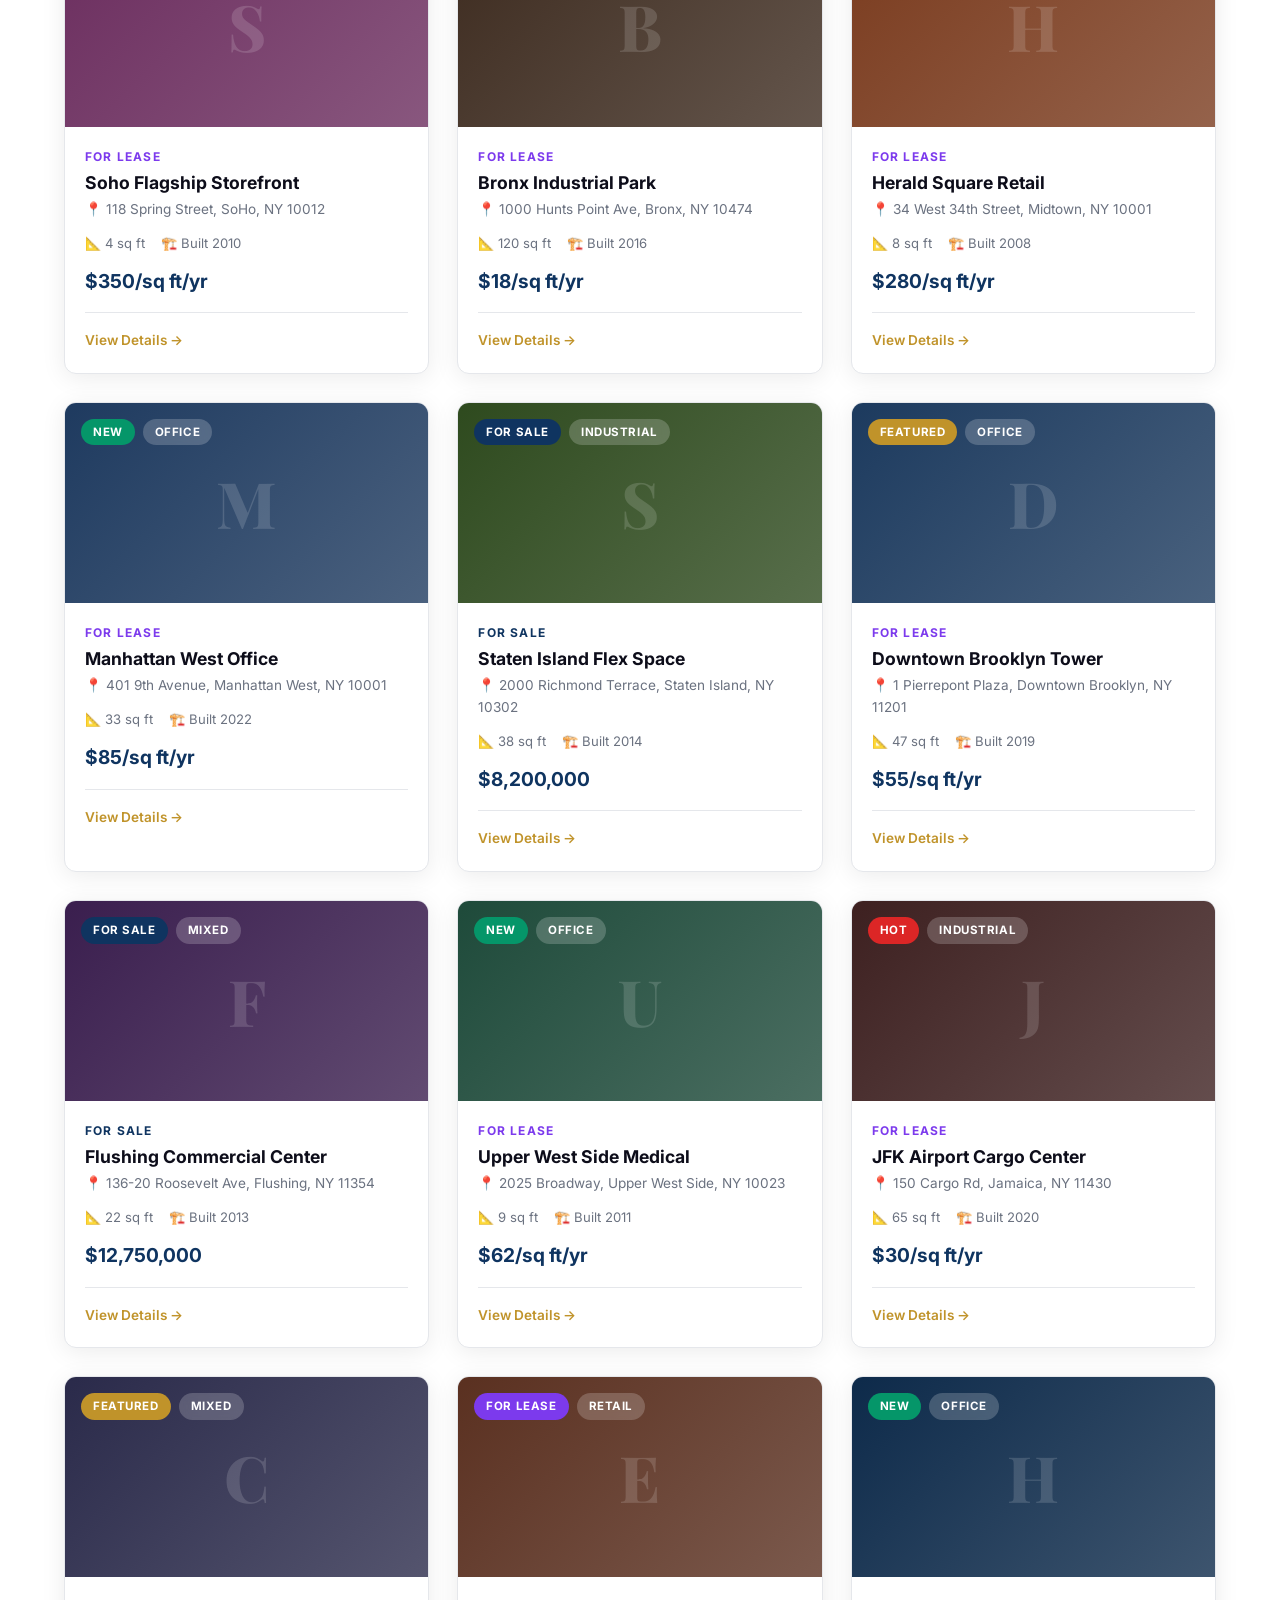
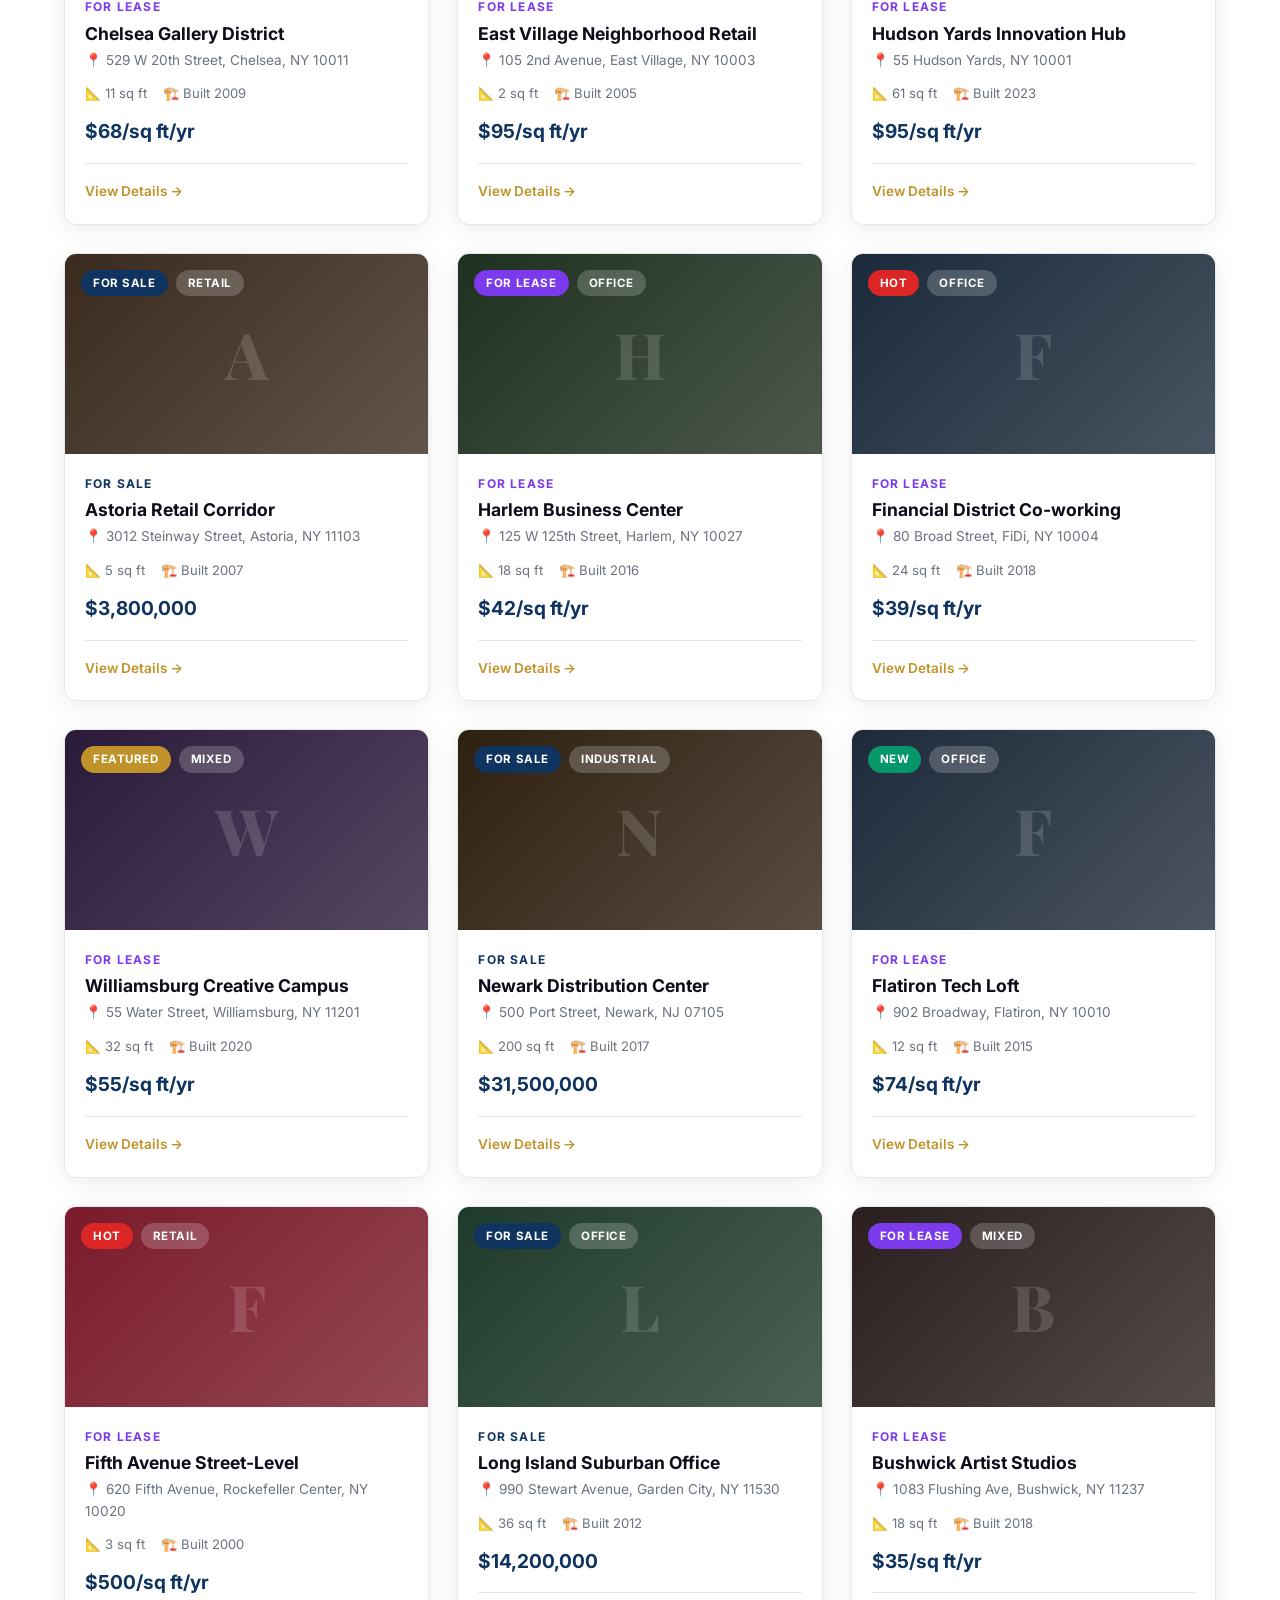
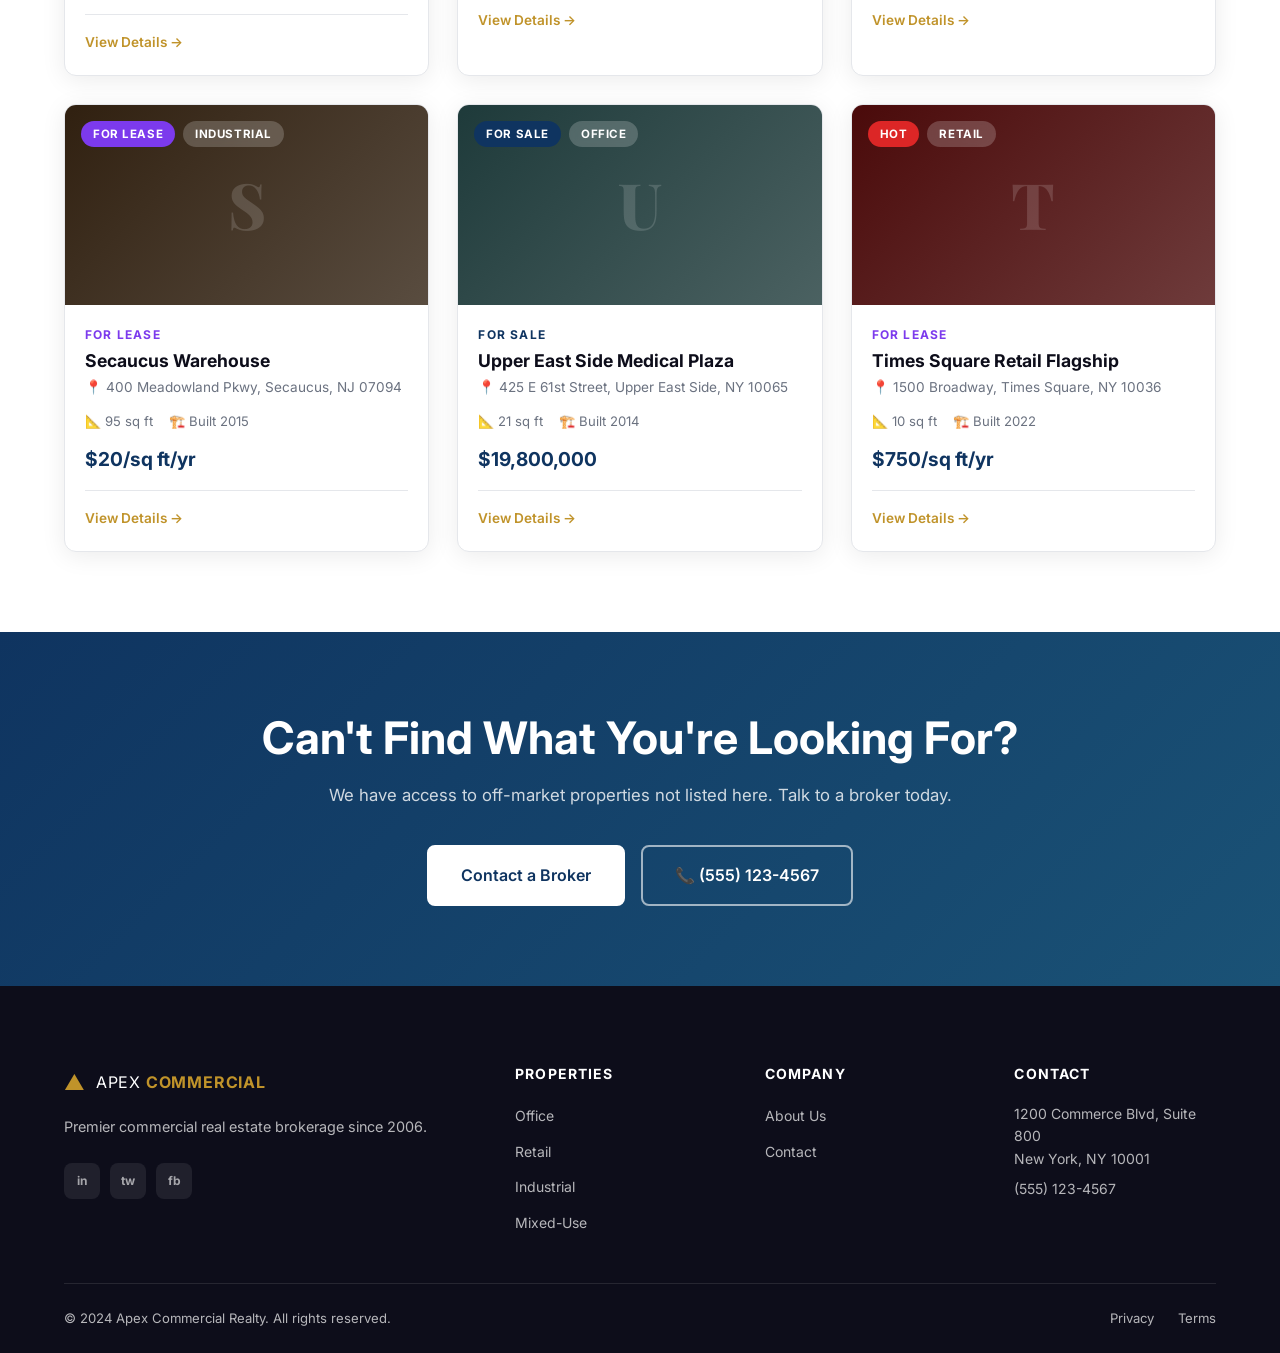
<file: commercial-realty/properties.html>
<!DOCTYPE html>
<html lang="en">
<head>
  <meta charset="UTF-8" />
  <meta name="viewport" content="width=device-width, initial-scale=1.0" />
  <title>All Properties | Apex Commercial Realty</title>
  <link rel="stylesheet" href="css/style.css" />
  <link rel="preconnect" href="https://fonts.googleapis.com" />
  <link href="https://fonts.googleapis.com/css2?family=Inter:wght@300;400;500;600;700;800&family=Playfair+Display:wght@700&display=swap" rel="stylesheet" />
</head>
<body>

  <nav class="navbar scrolled" id="navbar">
    <div class="nav-container">
      <a href="index.html" class="nav-logo">
        <span class="logo-icon">▲</span>
        <span class="logo-text">APEX <strong>COMMERCIAL</strong></span>
      </a>
      <ul class="nav-links" id="navLinks">
        <li><a href="index.html">Home</a></li>
        <li><a href="properties.html" class="active">Properties</a></li>
        <li><a href="about.html">About</a></li>
        <li><a href="contact.html">Contact</a></li>
      </ul>
      <a href="contact.html" class="btn btn-primary nav-cta">Get In Touch</a>
      <button class="nav-toggle" id="navToggle" aria-label="Toggle menu">
        <span></span><span></span><span></span>
      </button>
    </div>
  </nav>

  <section class="page-hero">
    <div class="container">
      <p class="section-eyebrow">Our Portfolio</p>
      <h1>All Properties</h1>
      <p>Browse our curated selection of 30 premium commercial properties.</p>
    </div>
  </section>

  <div class="filters-bar">
    <div class="container">
      <div class="filters-inner">
        <div class="filter-types">
          <button class="filter-btn active" data-filter="all">All (30)</button>
          <button class="filter-btn" data-filter="office">Office</button>
          <button class="filter-btn" data-filter="retail">Retail</button>
          <button class="filter-btn" data-filter="industrial">Industrial</button>
          <button class="filter-btn" data-filter="mixed">Mixed-Use</button>
        </div>
        <div class="filter-sep"></div>
        <div class="filter-right">
          <input type="text" id="propSearch" placeholder="🔍  Search by name or location…" />
          <select id="statusFilter">
            <option value="all">For Sale & Lease</option>
            <option value="For Sale">For Sale</option>
            <option value="For Lease">For Lease</option>
          </select>
          <select id="sortSelect">
            <option value="default">Sort: Featured</option>
            <option value="size-desc">Largest First</option>
            <option value="size-asc">Smallest First</option>
            <option value="newest">Newest</option>
          </select>
          <span id="propCount">30 properties</span>
        </div>
      </div>
    </div>
  </div>

  <section class="properties-section">
    <div class="container">
      <div class="property-grid" id="allPropertiesGrid"></div>
    </div>
  </section>

  <section class="cta-banner">
    <div class="container">
      <div class="cta-content">
        <h2>Can't Find What You're Looking For?</h2>
        <p>We have access to off-market properties not listed here. Talk to a broker today.</p>
        <div class="cta-actions">
          <a href="contact.html" class="btn btn-white btn-lg">Contact a Broker</a>
          <a href="tel:+15551234567" class="btn btn-outline-white btn-lg">📞 (555) 123-4567</a>
        </div>
      </div>
    </div>
  </section>

  <footer class="footer">
    <div class="container">
      <div class="footer-grid">
        <div class="footer-brand">
          <a href="index.html" class="nav-logo"><span class="logo-icon">▲</span><span class="logo-text">APEX <strong>COMMERCIAL</strong></span></a>
          <p>Premier commercial real estate brokerage since 2006.</p>
          <div class="social-links"><a href="#" class="social">in</a><a href="#" class="social">tw</a><a href="#" class="social">fb</a></div>
        </div>
        <div class="footer-col"><h4>Properties</h4><ul><li><a href="properties.html?type=office">Office</a></li><li><a href="properties.html?type=retail">Retail</a></li><li><a href="properties.html?type=industrial">Industrial</a></li><li><a href="properties.html?type=mixed">Mixed-Use</a></li></ul></div>
        <div class="footer-col"><h4>Company</h4><ul><li><a href="about.html">About Us</a></li><li><a href="contact.html">Contact</a></li></ul></div>
        <div class="footer-col"><h4>Contact</h4><address><p>1200 Commerce Blvd, Suite 800<br/>New York, NY 10001</p><p><a href="tel:+15551234567">(555) 123-4567</a></p></address></div>
      </div>
      <div class="footer-bottom"><p>© 2024 Apex Commercial Realty. All rights reserved.</p><div class="footer-links"><a href="#">Privacy</a><a href="#">Terms</a></div></div>
    </div>
  </footer>

  <script src="js/data.js"></script>
  <script src="js/main.js"></script>
</body>
</html>
</file>
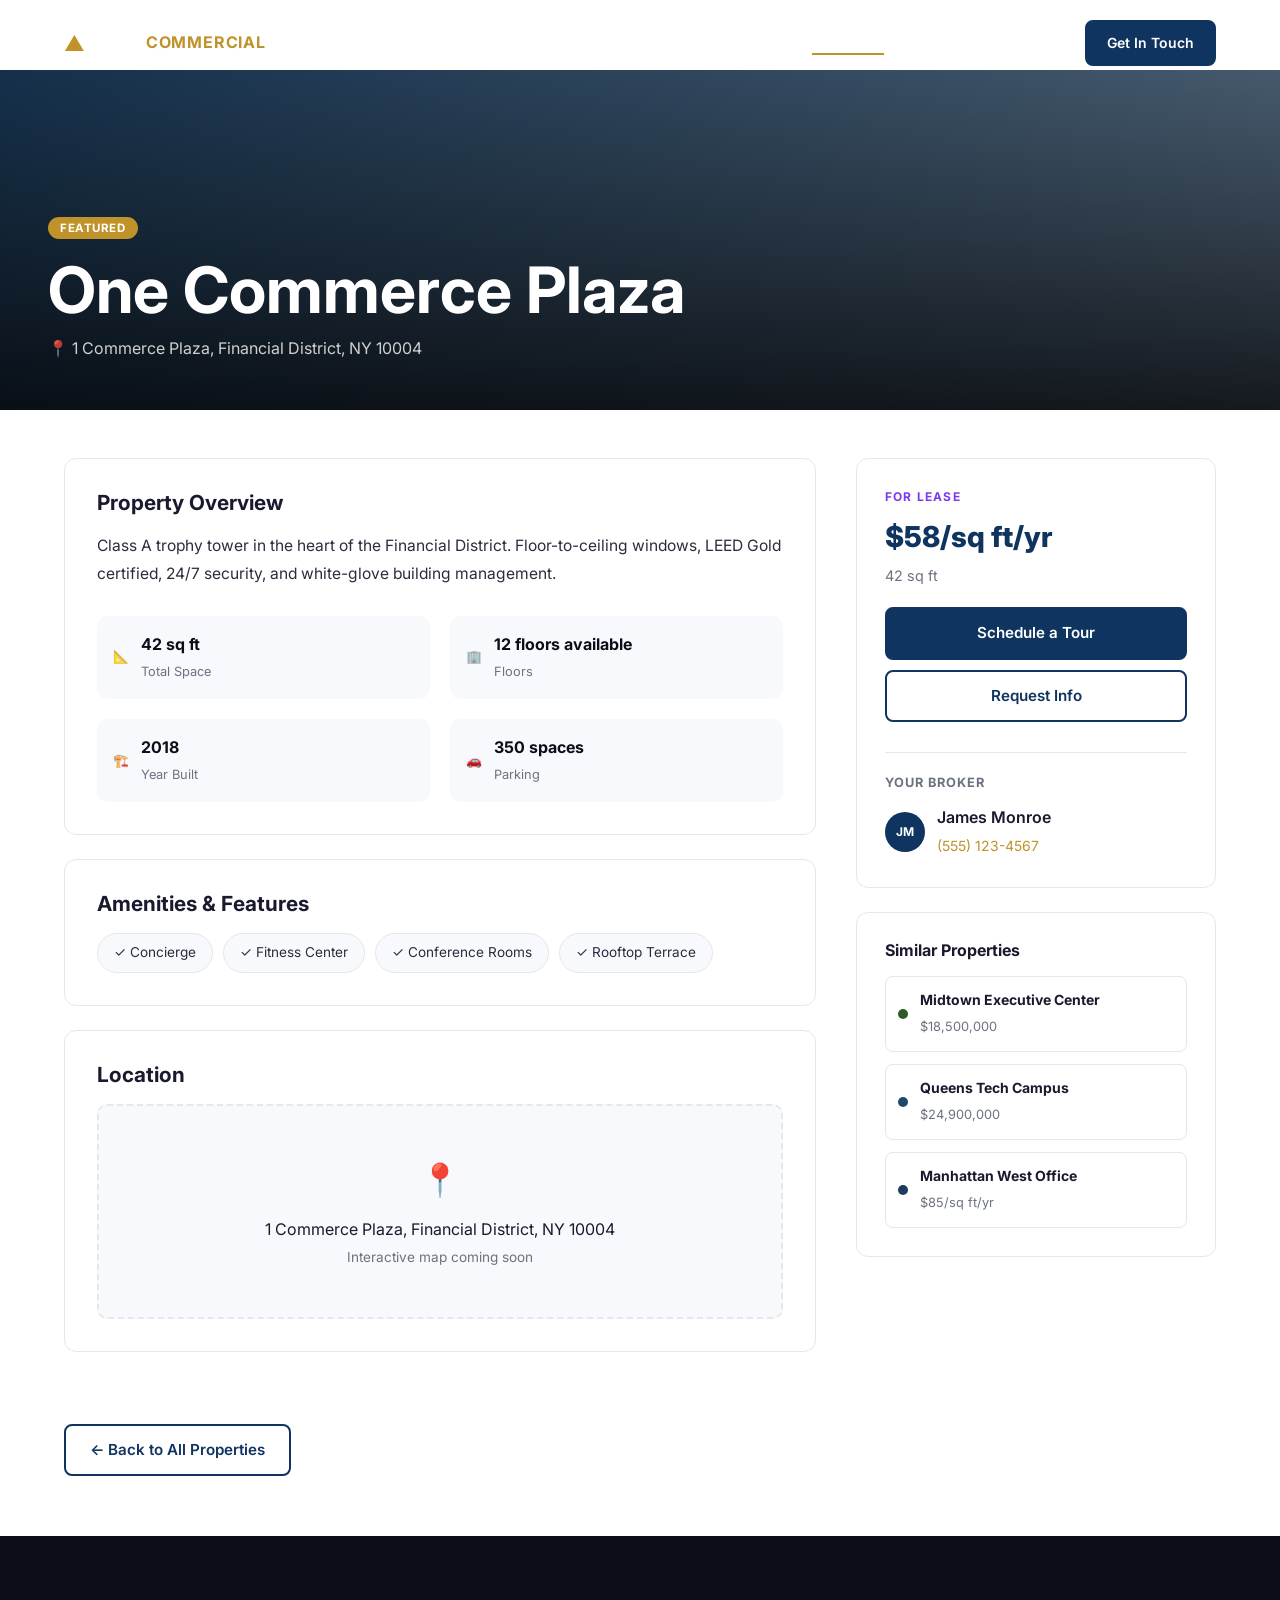
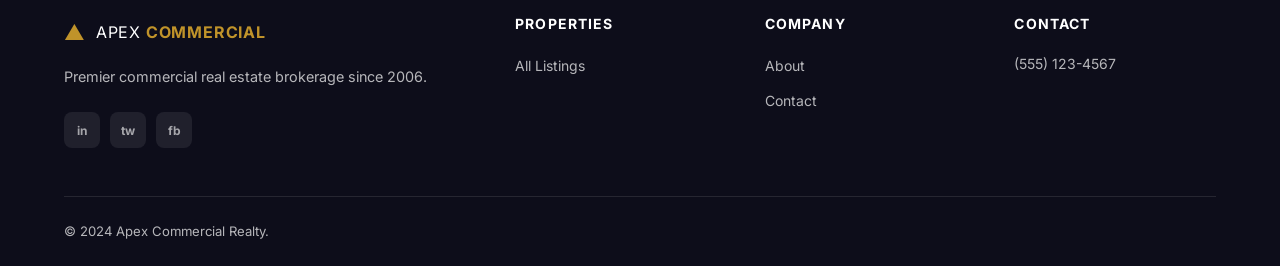
<file: commercial-realty/property.html>
<!DOCTYPE html>
<html lang="en">
<head>
  <meta charset="UTF-8" />
  <meta name="viewport" content="width=device-width, initial-scale=1.0" />
  <title>Property Detail | Apex Commercial Realty</title>
  <link rel="stylesheet" href="css/style.css" />
  <link rel="preconnect" href="https://fonts.googleapis.com" />
  <link href="https://fonts.googleapis.com/css2?family=Inter:wght@300;400;500;600;700;800&family=Playfair+Display:wght@700&display=swap" rel="stylesheet" />
</head>
<body>

  <nav class="navbar scrolled" id="navbar">
    <div class="nav-container">
      <a href="index.html" class="nav-logo">
        <span class="logo-icon">▲</span>
        <span class="logo-text">APEX <strong>COMMERCIAL</strong></span>
      </a>
      <ul class="nav-links" id="navLinks">
        <li><a href="index.html">Home</a></li>
        <li><a href="properties.html" class="active">Properties</a></li>
        <li><a href="about.html">About</a></li>
        <li><a href="contact.html">Contact</a></li>
      </ul>
      <a href="contact.html" class="btn btn-primary nav-cta">Get In Touch</a>
      <button class="nav-toggle" id="navToggle" aria-label="Toggle menu">
        <span></span><span></span><span></span>
      </button>
    </div>
  </nav>

  <div id="propertyDetail" style="padding-top: 70px;"></div>

  <footer class="footer">
    <div class="container">
      <div class="footer-grid">
        <div class="footer-brand">
          <a href="index.html" class="nav-logo"><span class="logo-icon">▲</span><span class="logo-text">APEX <strong>COMMERCIAL</strong></span></a>
          <p>Premier commercial real estate brokerage since 2006.</p>
          <div class="social-links"><a href="#" class="social">in</a><a href="#" class="social">tw</a><a href="#" class="social">fb</a></div>
        </div>
        <div class="footer-col"><h4>Properties</h4><ul><li><a href="properties.html">All Listings</a></li></ul></div>
        <div class="footer-col"><h4>Company</h4><ul><li><a href="about.html">About</a></li><li><a href="contact.html">Contact</a></li></ul></div>
        <div class="footer-col"><h4>Contact</h4><address><p><a href="tel:+15551234567">(555) 123-4567</a></p></address></div>
      </div>
      <div class="footer-bottom"><p>© 2024 Apex Commercial Realty.</p></div>
    </div>
  </footer>

  <script src="js/data.js"></script>
  <script src="js/main.js"></script>
</body>
</html>
</file>
<file: commercial-realty/css/style.css>
/* ===== RESET & BASE ===== */
*, *::before, *::after { box-sizing: border-box; margin: 0; padding: 0; }
html { scroll-behavior: smooth; }
body { font-family: 'Inter', sans-serif; color: #1a1a2e; background: #fff; line-height: 1.6; }
a { text-decoration: none; color: inherit; }
ul { list-style: none; }
address { font-style: normal; }
img { max-width: 100%; }

/* ===== VARIABLES ===== */
:root {
  --primary: #0f3460;
  --primary-light: #1a5276;
  --accent: #c0932a;
  --accent-light: #e8b84b;
  --dark: #0d0d1a;
  --text: #2c2c3e;
  --text-light: #6b7280;
  --border: #e5e7eb;
  --bg-light: #f8f9fc;
  --bg-accent: #fdf6e8;
  --success: #059669;
  --radius: 12px;
  --shadow: 0 4px 24px rgba(0,0,0,0.08);
  --shadow-lg: 0 12px 48px rgba(0,0,0,0.14);
  --transition: 0.25s ease;
}

/* ===== TYPOGRAPHY ===== */
h1,h2,h3,h4,h5 { font-weight: 700; line-height: 1.2; }
h1 { font-size: clamp(2.2rem, 5vw, 4rem); }
h2 { font-size: clamp(1.8rem, 3.5vw, 2.8rem); }
h3 { font-size: 1.25rem; }

/* ===== LAYOUT ===== */
.container { max-width: 1200px; margin: 0 auto; padding: 0 24px; }
.section { padding: 96px 0; }
.section-dark { background: var(--dark); color: #fff; }
.section-accent { background: var(--bg-accent); }

/* ===== BUTTONS ===== */
.btn {
  display: inline-flex; align-items: center; gap: 8px;
  padding: 12px 24px; border-radius: 8px; font-weight: 600; font-size: 0.95rem;
  border: 2px solid transparent; cursor: pointer; transition: all var(--transition);
  white-space: nowrap;
}
.btn-primary { background: var(--primary); color: #fff; border-color: var(--primary); }
.btn-primary:hover { background: var(--primary-light); border-color: var(--primary-light); transform: translateY(-2px); box-shadow: 0 8px 24px rgba(15,52,96,0.3); }
.btn-outline { background: transparent; color: var(--primary); border-color: var(--primary); }
.btn-outline:hover { background: var(--primary); color: #fff; }
.btn-white { background: #fff; color: var(--primary); border-color: #fff; }
.btn-white:hover { background: #f0f0f0; }
.btn-outline-white { background: transparent; color: #fff; border-color: rgba(255,255,255,0.6); }
.btn-outline-white:hover { background: rgba(255,255,255,0.15); border-color: #fff; }
.btn-lg { padding: 16px 32px; font-size: 1rem; }
.btn-block { width: 100%; justify-content: center; margin-bottom: 10px; }

/* ===== NAVBAR ===== */
.navbar {
  position: fixed; top: 0; left: 0; right: 0; z-index: 1000;
  padding: 20px 0; transition: all var(--transition);
  background: transparent;
}
.navbar.scrolled {
  background: rgba(13, 13, 26, 0.95);
  backdrop-filter: blur(12px);
  padding: 14px 0;
  box-shadow: 0 2px 20px rgba(0,0,0,0.3);
}
.nav-container { max-width: 1200px; margin: 0 auto; padding: 0 24px; display: flex; align-items: center; gap: 32px; }
.nav-logo { display: flex; align-items: center; gap: 10px; color: #fff; font-size: 1rem; letter-spacing: 0.05em; }
.logo-icon { font-size: 1.3rem; color: var(--accent); }
.logo-text { color: #fff; }
.logo-text strong { color: var(--accent); }
.nav-links { display: flex; gap: 32px; margin-left: auto; }
.nav-links a { color: rgba(255,255,255,0.85); font-size: 0.9rem; font-weight: 500; transition: color var(--transition); position: relative; }
.nav-links a::after { content:''; position:absolute; bottom:-4px; left:0; right:0; height:2px; background:var(--accent); transform:scaleX(0); transition:transform var(--transition); }
.nav-links a:hover, .nav-links a.active { color: #fff; }
.nav-links a:hover::after, .nav-links a.active::after { transform: scaleX(1); }
.nav-cta { margin-left: 8px; padding: 10px 20px; font-size: 0.875rem; }
.nav-toggle { display: none; flex-direction: column; gap: 5px; background: none; border: none; cursor: pointer; padding: 4px; }
.nav-toggle span { display: block; width: 24px; height: 2px; background: #fff; transition: all 0.3s; }

/* ===== HERO ===== */
.hero { position: relative; min-height: 100vh; display: flex; align-items: center; overflow: hidden; }
.hero-bg {
  position: absolute; inset: 0; z-index: 0;
  background: linear-gradient(135deg, #0a1628 0%, #0f3460 40%, #1a4a80 70%, #0d2040 100%);
}
.hero-bg::after {
  content: '';
  position: absolute; inset: 0;
  background: url("data:image/svg+xml,%3Csvg width='60' height='60' viewBox='0 0 60 60' xmlns='http://www.w3.org/2000/svg'%3E%3Cg fill='none' fill-rule='evenodd'%3E%3Cg fill='%23ffffff' fill-opacity='0.03'%3E%3Cpath d='M36 34v-4h-2v4h-4v2h4v4h2v-4h4v-2h-4zm0-30V0h-2v4h-4v2h4v4h2V6h4V4h-4zM6 34v-4H4v4H0v2h4v4h2v-4h4v-2H6zM6 4V0H4v4H0v2h4v4h2V6h4V4H6z'/%3E%3C/g%3E%3C/g%3E%3C/svg%3E");
}
.hero-overlay { position: absolute; inset: 0; z-index: 1; background: radial-gradient(ellipse at 20% 50%, rgba(192,147,42,0.08) 0%, transparent 60%); }
.hero-content { position: relative; z-index: 2; max-width: 1200px; margin: 0 auto; padding: 120px 24px 80px; }
.hero-eyebrow { color: var(--accent-light); font-size: 0.85rem; font-weight: 600; letter-spacing: 0.15em; text-transform: uppercase; margin-bottom: 16px; }
.hero-title { color: #fff; margin-bottom: 24px; }
.hero-title em { color: var(--accent-light); font-style: normal; font-family: 'Playfair Display', serif; }
.hero-subtitle { color: rgba(255,255,255,0.75); font-size: 1.15rem; max-width: 560px; margin-bottom: 40px; font-weight: 300; }
.hero-actions { display: flex; gap: 16px; flex-wrap: wrap; margin-bottom: 64px; }
.hero-stats { display: flex; align-items: center; gap: 0; }
.stat { padding: 0 32px; }
.stat:first-child { padding-left: 0; }
.stat-num { display: block; font-size: 2rem; font-weight: 800; color: #fff; }
.stat-label { display: block; font-size: 0.8rem; color: rgba(255,255,255,0.6); text-transform: uppercase; letter-spacing: 0.08em; }
.stat-divider { width: 1px; height: 40px; background: rgba(255,255,255,0.2); }
.hero-scroll-hint { position: absolute; bottom: 32px; left: 50%; transform: translateX(-50%); z-index: 2; text-align: center; color: rgba(255,255,255,0.5); font-size: 0.8rem; }
.scroll-arrow { margin-top: 4px; animation: bounce 2s infinite; }
@keyframes bounce { 0%,100%{transform:translateY(0)} 50%{transform:translateY(8px)} }

/* ===== SEARCH SECTION ===== */
.search-section { padding: 0; margin-top: -40px; position: relative; z-index: 10; }
.search-card { background: #fff; border-radius: var(--radius); box-shadow: var(--shadow-lg); padding: 32px; }
.search-tabs { display: flex; gap: 0; margin-bottom: 24px; border-bottom: 2px solid var(--border); }
.tab { background: none; border: none; padding: 10px 24px; font-weight: 600; color: var(--text-light); cursor: pointer; border-bottom: 2px solid transparent; margin-bottom: -2px; transition: all var(--transition); }
.tab.active { color: var(--primary); border-bottom-color: var(--primary); }
.search-form { display: grid; grid-template-columns: 1fr 1fr 1fr auto; gap: 16px; align-items: end; }
.search-field { display: flex; flex-direction: column; gap: 6px; }
.search-field label { font-size: 0.8rem; font-weight: 600; color: var(--text-light); text-transform: uppercase; letter-spacing: 0.06em; }
.search-field select, .search-field input {
  padding: 12px 16px; border: 2px solid var(--border); border-radius: 8px;
  font-size: 0.95rem; color: var(--text); background: var(--bg-light);
  transition: border-color var(--transition); appearance: none;
}
.search-field select:focus, .search-field input:focus { outline: none; border-color: var(--primary); }
.search-btn { height: 50px; }

/* ===== SECTION HEADERS ===== */
.section-header { text-align: center; margin-bottom: 60px; }
.section-eyebrow { color: var(--accent); font-size: 0.82rem; font-weight: 700; letter-spacing: 0.15em; text-transform: uppercase; margin-bottom: 12px; }
.section-title { color: inherit; margin-bottom: 16px; }
.section-dark .section-title { color: #fff; }
.section-subtitle { color: var(--text-light); font-size: 1.05rem; max-width: 520px; margin: 0 auto; }
.section-dark .section-subtitle { color: rgba(255,255,255,0.6); }
.section-footer { text-align: center; margin-top: 48px; }

/* ===== PROPERTY CARDS ===== */
.property-grid { display: grid; grid-template-columns: repeat(auto-fill, minmax(340px, 1fr)); gap: 28px; }
.property-card {
  border-radius: var(--radius); overflow: hidden;
  box-shadow: var(--shadow); cursor: pointer;
  transition: transform var(--transition), box-shadow var(--transition);
  background: #fff; border: 1px solid var(--border);
}
.property-card:hover { transform: translateY(-6px); box-shadow: var(--shadow-lg); }
.property-image {
  height: 200px; position: relative; display: flex; align-items: center; justify-content: center;
}
.property-image-text { font-size: 4rem; font-weight: 800; color: rgba(255,255,255,0.15); font-family: 'Playfair Display', serif; }
.property-badges { position: absolute; top: 16px; left: 16px; display: flex; gap: 8px; }
.badge { padding: 4px 12px; border-radius: 20px; font-size: 0.72rem; font-weight: 700; letter-spacing: 0.05em; text-transform: uppercase; }
.tag-featured { background: var(--accent); color: #fff; }
.tag-hot { background: #dc2626; color: #fff; }
.tag-new { background: #059669; color: #fff; }
.tag-sale { background: var(--primary); color: #fff; }
.tag-lease { background: #7c3aed; color: #fff; }
.badge-type { background: rgba(255,255,255,0.2); color: #fff; backdrop-filter: blur(4px); }
.property-body { padding: 20px; }
.property-status { font-size: 0.75rem; font-weight: 700; text-transform: uppercase; letter-spacing: 0.1em; margin-bottom: 6px; }
.status-sale { color: var(--primary); }
.status-lease { color: #7c3aed; }
.property-name { font-size: 1.1rem; margin-bottom: 6px; color: var(--dark); }
.property-address { color: var(--text-light); font-size: 0.85rem; margin-bottom: 12px; }
.property-meta { display: flex; gap: 16px; font-size: 0.82rem; color: var(--text-light); margin-bottom: 12px; }
.property-price { font-size: 1.2rem; font-weight: 700; color: var(--primary); margin-bottom: 16px; }
.property-footer { border-top: 1px solid var(--border); padding-top: 14px; }
.property-link { color: var(--accent); font-size: 0.85rem; font-weight: 600; }
.property-card:hover .property-link { text-decoration: underline; }

/* ===== CATEGORY GRID ===== */
.category-grid { display: grid; grid-template-columns: repeat(auto-fit, minmax(240px, 1fr)); gap: 24px; }
.category-card {
  background: rgba(255,255,255,0.05); border: 1px solid rgba(255,255,255,0.1);
  border-radius: var(--radius); padding: 32px 24px; transition: all var(--transition);
  display: block; color: #fff;
}
.category-card:hover { background: rgba(255,255,255,0.1); transform: translateY(-4px); border-color: var(--accent); }
.category-icon { font-size: 2.5rem; margin-bottom: 16px; }
.category-card h3 { margin-bottom: 8px; }
.category-card p { color: rgba(255,255,255,0.65); font-size: 0.9rem; margin-bottom: 16px; }
.category-count { font-size: 0.8rem; color: var(--accent-light); font-weight: 600; }

/* ===== WHY SECTION ===== */
.why-grid { display: grid; grid-template-columns: 1fr 1fr; gap: 80px; align-items: center; }
.why-desc { color: var(--text-light); margin-bottom: 32px; font-size: 1.05rem; }
.why-features { display: flex; flex-direction: column; gap: 20px; margin-bottom: 32px; }
.feature { display: flex; gap: 16px; align-items: flex-start; }
.feature-icon { width: 28px; height: 28px; background: var(--primary); color: #fff; border-radius: 50%; display: flex; align-items: center; justify-content: center; font-size: 0.8rem; flex-shrink: 0; margin-top: 2px; }
.feature h4 { margin-bottom: 2px; font-size: 1rem; }
.feature p { color: var(--text-light); font-size: 0.9rem; }
.why-image { position: relative; }
.image-placeholder { height: 460px; border-radius: var(--radius); background: linear-gradient(135deg, #0f3460 0%, #1a5276 100%); display: flex; align-items: center; justify-content: center; }
.why-img-placeholder { }
.img-overlay-text { text-align: center; color: #fff; }
.big-num { display: block; font-size: 6rem; font-weight: 800; line-height: 1; color: rgba(255,255,255,0.15); }
.big-label { display: block; font-size: 1.5rem; font-weight: 700; color: rgba(255,255,255,0.7); }
.why-badge {
  position: absolute; bottom: -20px; left: -20px;
  background: #fff; border-radius: 12px; padding: 16px 20px;
  box-shadow: var(--shadow-lg); display: flex; align-items: center; gap: 12px;
  font-size: 0.9rem;
}
.why-badge span { font-size: 1.5rem; }
.why-badge strong { display: block; font-size: 0.95rem; }
.why-badge span:last-child { font-size: 0.8rem; color: var(--text-light); }

/* ===== TESTIMONIALS ===== */
.testimonial-grid { display: grid; grid-template-columns: repeat(auto-fit, minmax(280px, 1fr)); gap: 28px; }
.testimonial-card { background: #fff; border-radius: var(--radius); padding: 32px; box-shadow: var(--shadow); border: 1px solid var(--border); }
.stars { color: var(--accent); font-size: 1.1rem; margin-bottom: 16px; }
.testimonial-card p { color: var(--text); font-size: 0.95rem; line-height: 1.7; margin-bottom: 24px; font-style: italic; }
.testimonial-author { display: flex; align-items: center; gap: 12px; }
.avatar { width: 42px; height: 42px; background: var(--primary); color: #fff; border-radius: 50%; display: flex; align-items: center; justify-content: center; font-size: 0.8rem; font-weight: 700; }
.testimonial-author strong { display: block; font-size: 0.9rem; }
.testimonial-author span { font-size: 0.8rem; color: var(--text-light); }

/* ===== CTA BANNER ===== */
.cta-banner { background: linear-gradient(135deg, #0f3460 0%, #1a5276 100%); padding: 80px 0; }
.cta-content { text-align: center; color: #fff; }
.cta-content h2 { margin-bottom: 16px; }
.cta-content p { color: rgba(255,255,255,0.8); font-size: 1.05rem; margin-bottom: 36px; }
.cta-actions { display: flex; gap: 16px; justify-content: center; flex-wrap: wrap; }

/* ===== FOOTER ===== */
.footer { background: var(--dark); color: rgba(255,255,255,0.7); padding: 80px 0 0; }
.footer-grid { display: grid; grid-template-columns: 2fr 1fr 1fr 1fr; gap: 48px; padding-bottom: 48px; border-bottom: 1px solid rgba(255,255,255,0.1); }
.footer-brand .nav-logo { margin-bottom: 16px; display: inline-flex; }
.footer-brand p { font-size: 0.9rem; margin-bottom: 24px; }
.social-links { display: flex; gap: 10px; }
.social { width: 36px; height: 36px; background: rgba(255,255,255,0.08); border-radius: 8px; display: flex; align-items: center; justify-content: center; font-size: 0.75rem; font-weight: 700; color: rgba(255,255,255,0.6); transition: all var(--transition); }
.social:hover { background: var(--primary); color: #fff; }
.footer-col h4 { color: #fff; font-size: 0.875rem; margin-bottom: 20px; text-transform: uppercase; letter-spacing: 0.08em; }
.footer-col ul { display: flex; flex-direction: column; gap: 10px; }
.footer-col ul li a { font-size: 0.875rem; transition: color var(--transition); }
.footer-col ul li a:hover { color: var(--accent-light); }
.footer-col address p { font-size: 0.875rem; margin-bottom: 8px; }
.footer-col address a { transition: color var(--transition); }
.footer-col address a:hover { color: var(--accent-light); }
.footer-bottom { padding: 24px 0; display: flex; justify-content: space-between; align-items: center; font-size: 0.82rem; }
.footer-links { display: flex; gap: 24px; }
.footer-links a:hover { color: var(--accent-light); }

/* ===== PROPERTIES PAGE ===== */
.page-hero { padding: 140px 0 60px; background: linear-gradient(135deg, #0a1628, #0f3460); color: #fff; }
.page-hero h1 { margin-bottom: 8px; }
.page-hero p { color: rgba(255,255,255,0.7); }
.filters-bar { background: #fff; border-bottom: 1px solid var(--border); padding: 24px 0; position: sticky; top: 70px; z-index: 100; box-shadow: 0 2px 12px rgba(0,0,0,0.06); }
.filters-inner { display: flex; gap: 16px; align-items: center; flex-wrap: wrap; }
.filter-types { display: flex; gap: 8px; flex-wrap: wrap; }
.filter-btn { padding: 8px 18px; border-radius: 20px; border: 2px solid var(--border); background: none; font-size: 0.85rem; font-weight: 600; color: var(--text-light); cursor: pointer; transition: all var(--transition); }
.filter-btn.active, .filter-btn:hover { border-color: var(--primary); color: var(--primary); background: rgba(15,52,96,0.05); }
.filter-sep { flex: 1; }
.filter-right { display: flex; gap: 12px; align-items: center; }
.filter-right select, .filter-right input {
  padding: 8px 14px; border: 2px solid var(--border); border-radius: 8px;
  font-size: 0.875rem; color: var(--text); background: var(--bg-light);
}
.filter-right input { width: 220px; }
#propCount { color: var(--text-light); font-size: 0.875rem; white-space: nowrap; }
.properties-section { padding: 48px 0 80px; }
.no-results { text-align: center; color: var(--text-light); padding: 60px; grid-column: 1/-1; font-size: 1.05rem; }

/* ===== PROPERTY DETAIL ===== */
.detail-hero { min-height: 340px; display: flex; align-items: flex-end; padding: 0; position: relative; }
.detail-hero::before { content: ''; position: absolute; inset: 0; background: linear-gradient(to top, rgba(0,0,0,0.8) 0%, rgba(0,0,0,0.2) 100%); }
.detail-hero-text { position: relative; z-index: 1; padding: 48px; color: #fff; }
.detail-hero-text h1 { margin: 12px 0 8px; }
.detail-hero-text p { color: rgba(255,255,255,0.8); font-size: 1rem; }
.detail-grid { display: grid; grid-template-columns: 1fr 360px; gap: 40px; padding: 48px 0; }
.detail-card { background: #fff; border: 1px solid var(--border); border-radius: var(--radius); padding: 32px; margin-bottom: 24px; }
.detail-card h2 { margin-bottom: 16px; font-size: 1.3rem; }
.detail-desc { color: var(--text); font-size: 0.975rem; line-height: 1.8; margin-bottom: 28px; }
.detail-specs { display: grid; grid-template-columns: 1fr 1fr; gap: 20px; }
.spec { display: flex; align-items: center; gap: 12px; padding: 16px; background: var(--bg-light); border-radius: 10px; }
.spec-icon { font-size: 1.3rem; }
.spec strong { display: block; font-size: 1rem; color: var(--dark); }
.spec span { font-size: 0.8rem; color: var(--text-light); }
.amenity-list { display: flex; flex-wrap: wrap; gap: 10px; }
.amenity-chip { padding: 8px 16px; background: var(--bg-light); border: 1px solid var(--border); border-radius: 20px; font-size: 0.85rem; color: var(--text); }
.map-placeholder { background: var(--bg-light); border-radius: 10px; padding: 48px; text-align: center; border: 2px dashed var(--border); }
.map-pin { font-size: 2rem; margin-bottom: 12px; }
.map-sub { color: var(--text-light); font-size: 0.85rem; margin-top: 4px; }
.sidebar-card { background: #fff; border: 1px solid var(--border); border-radius: var(--radius); padding: 28px; margin-bottom: 24px; }
.price-card { }
.sidebar-status { font-size: 0.75rem; font-weight: 700; text-transform: uppercase; letter-spacing: 0.1em; margin-bottom: 8px; }
.sidebar-price { font-size: 1.8rem; font-weight: 800; color: var(--primary); margin-bottom: 4px; }
.sidebar-size { color: var(--text-light); font-size: 0.9rem; margin-bottom: 20px; }
.sidebar-divider { height: 1px; background: var(--border); margin: 20px 0; }
.sidebar-contact strong { display: block; font-size: 0.8rem; text-transform: uppercase; letter-spacing: 0.08em; color: var(--text-light); margin-bottom: 12px; }
.broker-info { display: flex; align-items: center; gap: 12px; }
.broker-avatar { width: 40px; height: 40px; background: var(--primary); color: #fff; border-radius: 50%; display: flex; align-items: center; justify-content: center; font-size: 0.75rem; font-weight: 700; }
.broker-info p { font-weight: 600; margin-bottom: 2px; }
.broker-info a { color: var(--accent); font-size: 0.875rem; }
.sidebar-card h4 { margin-bottom: 16px; font-size: 1rem; }
.similar-list { display: flex; flex-direction: column; gap: 12px; }
.similar-item { display: flex; align-items: center; gap: 12px; padding: 12px; border-radius: 8px; border: 1px solid var(--border); transition: background var(--transition); }
.similar-item:hover { background: var(--bg-light); }
.similar-dot { width: 10px; height: 10px; border-radius: 50%; flex-shrink: 0; }
.similar-item strong { display: block; font-size: 0.875rem; margin-bottom: 2px; }
.similar-item span { font-size: 0.8rem; color: var(--text-light); }
.back-btn { margin: 0 0 60px; }

/* ===== ABOUT PAGE ===== */
.about-hero { padding: 140px 0 80px; background: linear-gradient(135deg, #0a1628, #0f3460); color: #fff; }
.about-hero p { color: rgba(255,255,255,0.75); max-width: 560px; margin-top: 16px; font-size: 1.05rem; }
.about-section { padding: 80px 0; }
.team-grid { display: grid; grid-template-columns: repeat(auto-fill, minmax(240px, 1fr)); gap: 28px; }
.team-card { text-align: center; }
.team-avatar { width: 80px; height: 80px; border-radius: 50%; margin: 0 auto 16px; display: flex; align-items: center; justify-content: center; font-size: 1.4rem; font-weight: 700; color: #fff; }
.team-card h3 { font-size: 1.05rem; margin-bottom: 4px; }
.team-card .role { color: var(--accent); font-size: 0.85rem; font-weight: 600; margin-bottom: 8px; }
.team-card p { color: var(--text-light); font-size: 0.875rem; }
.values-grid { display: grid; grid-template-columns: repeat(auto-fit, minmax(220px, 1fr)); gap: 28px; }
.value-card { padding: 32px 24px; border: 1px solid var(--border); border-radius: var(--radius); text-align: center; }
.value-icon { font-size: 2.5rem; margin-bottom: 16px; }
.value-card h3 { margin-bottom: 8px; }
.value-card p { color: var(--text-light); font-size: 0.9rem; }
.milestone-list { display: grid; grid-template-columns: repeat(auto-fit, minmax(180px, 1fr)); gap: 24px; }
.milestone { text-align: center; padding: 32px 16px; background: var(--bg-light); border-radius: var(--radius); }
.milestone-num { font-size: 2.5rem; font-weight: 800; color: var(--primary); }
.milestone-label { font-size: 0.9rem; color: var(--text-light); margin-top: 4px; }

/* ===== CONTACT PAGE ===== */
.contact-grid { display: grid; grid-template-columns: 1fr 1fr; gap: 60px; padding: 80px 0; }
.contact-info h2 { margin-bottom: 16px; }
.contact-info > p { color: var(--text-light); margin-bottom: 40px; }
.contact-detail { display: flex; gap: 16px; margin-bottom: 24px; }
.contact-icon { width: 44px; height: 44px; background: var(--bg-light); border-radius: 10px; display: flex; align-items: center; justify-content: center; font-size: 1.1rem; flex-shrink: 0; }
.contact-detail h4 { font-size: 0.85rem; color: var(--text-light); margin-bottom: 4px; text-transform: uppercase; letter-spacing: 0.06em; }
.contact-detail p, .contact-detail a { font-size: 0.95rem; color: var(--text); }
.contact-form-card { background: var(--bg-light); border-radius: var(--radius); padding: 40px; }
.contact-form-card h3 { margin-bottom: 24px; }
.form-group { display: flex; flex-direction: column; gap: 6px; margin-bottom: 20px; }
.form-group label { font-size: 0.82rem; font-weight: 600; color: var(--text-light); text-transform: uppercase; letter-spacing: 0.06em; }
.form-group input, .form-group select, .form-group textarea {
  padding: 12px 16px; border: 2px solid var(--border); border-radius: 8px;
  font-size: 0.95rem; color: var(--text); background: #fff; font-family: inherit;
  transition: border-color var(--transition);
}
.form-group input:focus, .form-group select:focus, .form-group textarea:focus { outline: none; border-color: var(--primary); }
.form-group textarea { min-height: 120px; resize: vertical; }
.form-row { display: grid; grid-template-columns: 1fr 1fr; gap: 16px; }
.form-success { text-align: center; padding: 40px 0; }
.success-icon { width: 64px; height: 64px; background: var(--success); color: #fff; border-radius: 50%; font-size: 1.5rem; display: flex; align-items: center; justify-content: center; margin: 0 auto 16px; }
.form-success h3 { margin-bottom: 8px; }
.form-success p { color: var(--text-light); }
.hours-card { background: var(--bg-light); border-radius: var(--radius); padding: 24px; margin-top: 32px; }
.hours-card h4 { margin-bottom: 16px; }
.hours-row { display: flex; justify-content: space-between; font-size: 0.875rem; padding: 8px 0; border-bottom: 1px solid var(--border); }
.hours-row:last-child { border-bottom: none; }

/* ===== ANIMATIONS ===== */
.fade-in { opacity: 0; transform: translateY(20px); transition: opacity 0.5s ease, transform 0.5s ease; }
.fade-in.visible { opacity: 1; transform: translateY(0); }

/* ===== RESPONSIVE ===== */
@media (max-width: 1024px) {
  .why-grid { grid-template-columns: 1fr; gap: 48px; }
  .why-image { display: none; }
  .detail-grid { grid-template-columns: 1fr; }
  .contact-grid { grid-template-columns: 1fr; }
  .footer-grid { grid-template-columns: 1fr 1fr; }
}
@media (max-width: 768px) {
  .section { padding: 64px 0; }
  .search-form { grid-template-columns: 1fr 1fr; }
  .search-btn { grid-column: 1/-1; }
  .hero-stats { flex-direction: column; align-items: flex-start; gap: 16px; }
  .stat-divider { display: none; }
  .nav-links { display: none; flex-direction: column; position: absolute; top: 100%; left: 0; right: 0; background: rgba(13,13,26,0.97); padding: 24px; gap: 16px; }
  .nav-links.open { display: flex; }
  .navbar { position: fixed; }
  .nav-toggle { display: flex; }
  .nav-cta { display: none; }
  .footer-grid { grid-template-columns: 1fr; }
  .footer-bottom { flex-direction: column; gap: 12px; text-align: center; }
  .hero-actions { flex-direction: column; }
  .filters-inner { flex-direction: column; align-items: stretch; }
  .filter-right { flex-wrap: wrap; }
  .filter-right input { width: 100%; }
  .form-row { grid-template-columns: 1fr; }
  .detail-specs { grid-template-columns: 1fr; }
}
@media (max-width: 480px) {
  .search-form { grid-template-columns: 1fr; }
  .property-grid { grid-template-columns: 1fr; }
  .hero-content { padding: 100px 16px 60px; }
}
</file>
